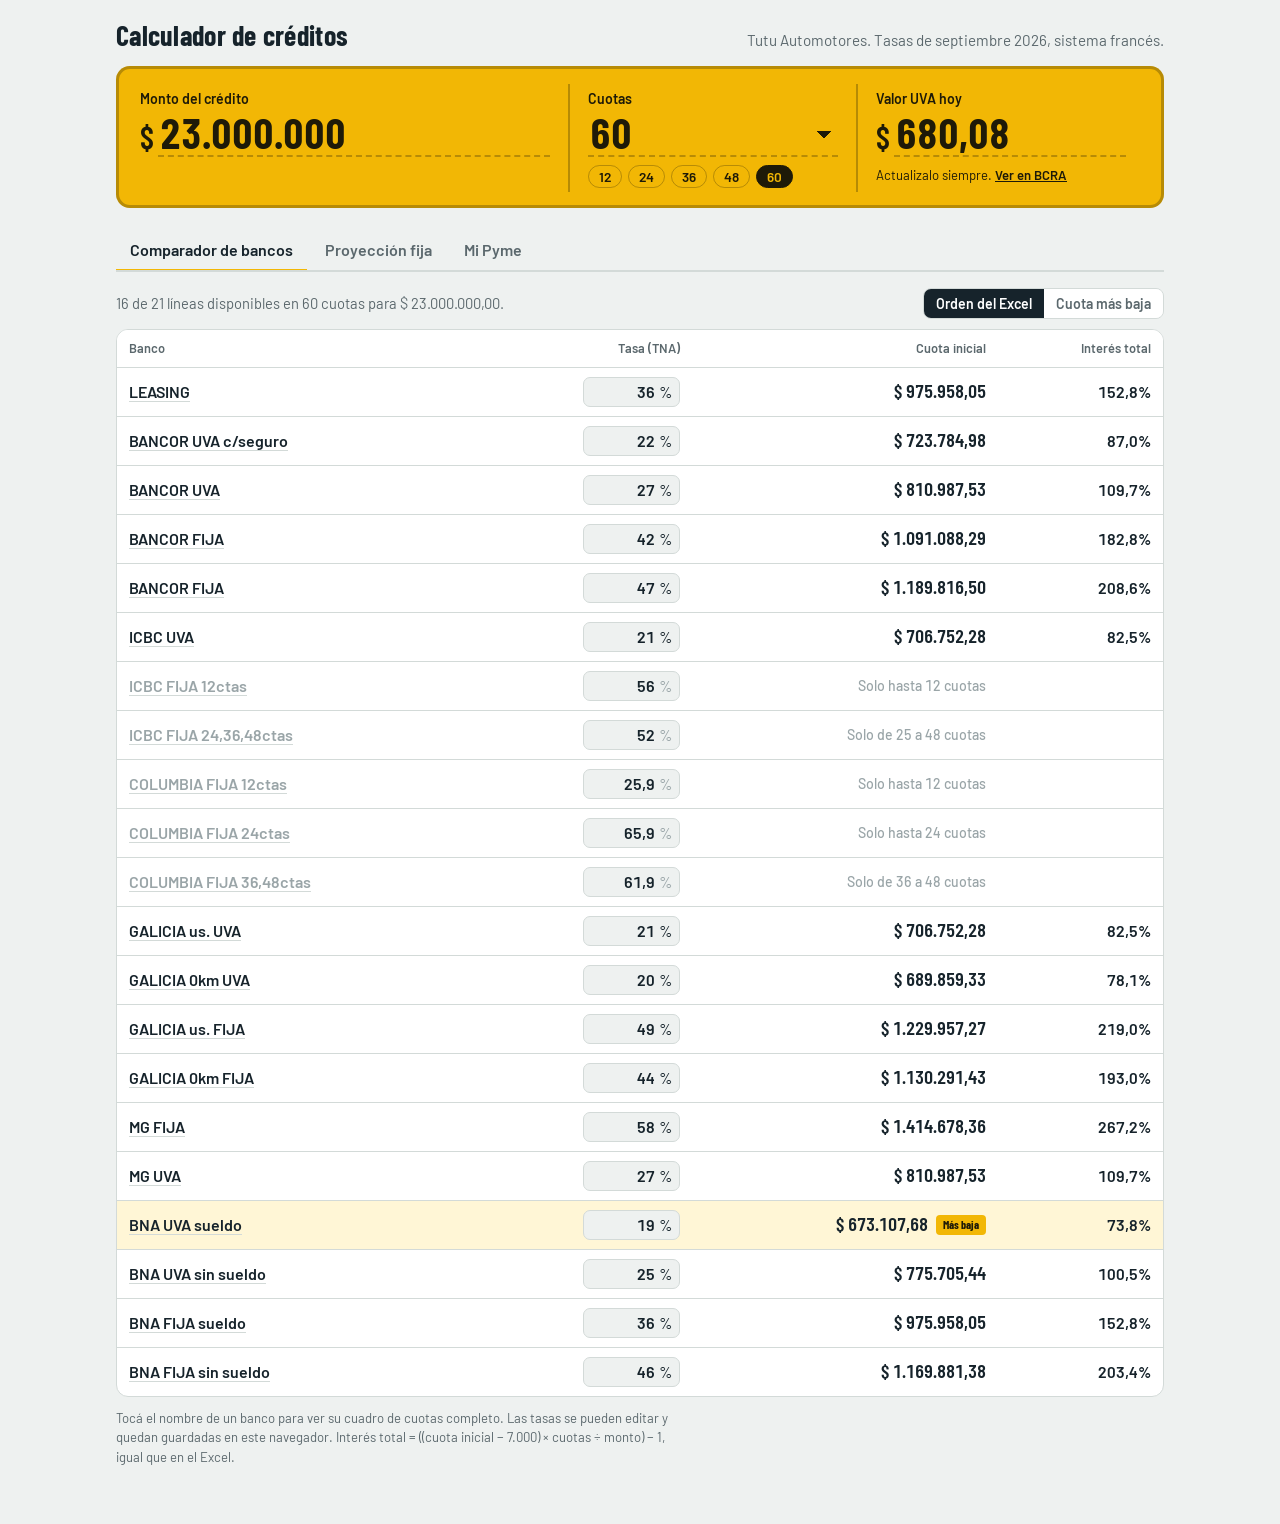
<file: calculador-creditos.html>
<!DOCTYPE html>
<html lang="es-AR">
<head>
<meta charset="utf-8">
<meta name="viewport" content="width=device-width, initial-scale=1, viewport-fit=cover">
<title>Calculador de créditos — Tutu Automotores</title>
<link rel="preconnect" href="https://fonts.googleapis.com">
<link rel="preconnect" href="https://fonts.gstatic.com" crossorigin>
<link href="https://fonts.googleapis.com/css2?family=Barlow:wght@400;500;600;700&family=Barlow+Condensed:wght@500;600;700&display=swap" rel="stylesheet">
<style>
:root{
  --paper:#EEF1F0; --panel:#FFFFFF; --ink:#16232B; --muted:#5B686D; --line:#D3DAD8;
  --plate:#F2B705; --plate-ink:#1E1A08; --plate-line:rgba(30,26,8,.28);
  --good:#0D7A63; --good-bg:#DDF1EA; --off:#9AA5A8; --row-hi:#FFF6D6; --focus:#1F6FEB;
  --sans:"Barlow",system-ui,-apple-system,"Segoe UI",Roboto,Arial,sans-serif;
  --cond:"Barlow Condensed","Arial Narrow",system-ui,sans-serif;
  box-sizing:border-box;
  padding-top:env(safe-area-inset-top,0px);
  padding-bottom:env(safe-area-inset-bottom,0px);
}
@media (prefers-color-scheme:dark){
  :root:not([data-theme="light"]){
    --paper:#0F1619; --panel:#172126; --ink:#E6EDEB; --muted:#9AA8AC; --line:#2B383D;
    --plate:#E0A800; --plate-ink:#1A1604; --good:#45C9A6; --good-bg:#12332B; --off:#5E6C70; --row-hi:#2E2A15; --focus:#6EA8FF;
  }
}
:root[data-theme="dark"]{
  --paper:#0F1619; --panel:#172126; --ink:#E6EDEB; --muted:#9AA8AC; --line:#2B383D;
  --plate:#E0A800; --plate-ink:#1A1604; --good:#45C9A6; --good-bg:#12332B; --off:#5E6C70; --row-hi:#2E2A15; --focus:#6EA8FF;
}
*,*::before,*::after{box-sizing:inherit}
html{scroll-padding-top:env(safe-area-inset-top,0px)}
body{margin:0;background:var(--paper);color:var(--ink);font-family:var(--sans);font-size:16px;line-height:1.5;-webkit-font-smoothing:antialiased}
.num{font-variant-numeric:tabular-nums}
.wrap{max-width:1080px;margin:0 auto;padding:20px 16px 56px}
header.top{display:flex;align-items:baseline;justify-content:space-between;gap:12px;flex-wrap:wrap;margin-bottom:14px}
header.top h1{font-family:var(--cond);font-weight:700;font-size:1.75rem;letter-spacing:.01em;margin:0;line-height:1.1}
header.top p{margin:0;color:var(--muted);font-size:.95rem}

/* placa de datos */
.plate{background:var(--plate);color:var(--plate-ink);border-radius:14px;padding:18px 20px 16px;display:grid;grid-template-columns:1.5fr 1fr 1fr;gap:0;position:relative;box-shadow:inset 0 0 0 3px var(--plate-line)}
.plate .f{padding:4px 18px;border-left:2px solid var(--plate-line);min-width:0}
.plate .f:first-child{border-left:0;padding-left:4px}
.plate label{display:block;font-weight:600;font-size:.88rem;margin-bottom:2px}
.plate .in{display:flex;align-items:baseline;gap:4px}
.plate .in span{font-family:var(--cond);font-weight:600;font-size:2rem}
.plate input,.plate select{font-family:var(--cond);font-weight:700;font-size:2.6rem;line-height:1.05;color:var(--plate-ink);background:transparent;border:0;border-bottom:2px dashed var(--plate-line);padding:0 2px;width:100%;min-width:0;border-radius:0;font-variant-numeric:tabular-nums}
.plate select{appearance:none;-webkit-appearance:none;cursor:pointer;background-image:linear-gradient(45deg,transparent 50%,var(--plate-ink) 50%),linear-gradient(135deg,var(--plate-ink) 50%,transparent 50%);background-position:calc(100% - 14px) 55%,calc(100% - 6px) 55%;background-size:8px 8px;background-repeat:no-repeat;padding-right:28px}
.plate select option{font-size:1rem;color:#000}
.plate input:focus,.plate select:focus{outline:none;border-bottom-style:solid;border-bottom-color:var(--plate-ink)}
.plate .hint{font-size:.82rem;margin-top:6px}
.plate .hint a{color:inherit;font-weight:600}
.chips{display:flex;gap:6px;margin-top:8px;flex-wrap:wrap}
.chips button{font:600 .85rem var(--sans);border:1.5px solid var(--plate-line);background:transparent;color:var(--plate-ink);border-radius:999px;padding:2px 10px;cursor:pointer}
.chips button[aria-pressed="true"]{background:var(--plate-ink);color:var(--plate);border-color:var(--plate-ink)}

/* pestañas */
nav.tabs{display:flex;gap:4px;margin:22px 0 0;border-bottom:2px solid var(--line);overflow-x:auto}
nav.tabs button{font:600 1rem var(--sans);color:var(--muted);background:none;border:0;padding:10px 14px;cursor:pointer;border-bottom:3px solid transparent;margin-bottom:-2px;white-space:nowrap}
nav.tabs button[aria-selected="true"]{color:var(--ink);border-bottom-color:var(--plate)}
section.view{display:none;padding-top:16px}
section.view.on{display:block}

.bar{display:flex;justify-content:space-between;align-items:center;gap:12px;flex-wrap:wrap;margin-bottom:10px}
.bar p{margin:0;color:var(--muted);font-size:.92rem}
.seg{display:inline-flex;border:1.5px solid var(--line);border-radius:8px;overflow:hidden}
.seg button{font:600 .88rem var(--sans);background:var(--panel);color:var(--muted);border:0;padding:6px 12px;cursor:pointer}
.seg button[aria-pressed="true"]{background:var(--ink);color:var(--panel)}
.btn{font:600 .9rem var(--sans);background:var(--panel);color:var(--ink);border:1.5px solid var(--line);border-radius:8px;padding:6px 12px;cursor:pointer}
.btn:hover{border-color:var(--ink)}

.card{background:var(--panel);border:1px solid var(--line);border-radius:12px;overflow:hidden}
.scroll{overflow-x:auto}
table{border-collapse:collapse;width:100%}
th,td{padding:9px 12px;text-align:right;white-space:nowrap}
th{font-size:.8rem;font-weight:600;color:var(--muted);border-bottom:1px solid var(--line);background:var(--panel);position:sticky;top:0}
th:first-child,td:first-child{text-align:left}
tbody tr+tr td{border-top:1px solid var(--line)}
td.money{font-family:var(--cond);font-weight:600;font-size:1.2rem}

/* comparador */
#tblBancos td.bank{white-space:normal;min-width:180px}
.bankbtn{font:600 1rem var(--sans);color:var(--ink);background:none;border:0;padding:0;cursor:pointer;text-align:left;text-decoration:underline;text-decoration-color:var(--line);text-underline-offset:3px}
.bankbtn:hover{text-decoration-color:var(--ink)}
.tag{display:inline-block;font-size:.72rem;font-weight:600;padding:1px 7px;border-radius:999px;margin-left:6px;vertical-align:2px;border:1px solid var(--line);color:var(--muted)}
.rate{display:inline-flex;align-items:center;gap:2px;border:1.5px solid var(--line);border-radius:7px;padding:2px 6px;background:var(--paper)}
.rate input{font:600 1rem var(--sans);width:4.2em;border:0;background:transparent;color:var(--ink);text-align:right;font-variant-numeric:tabular-nums}
.rate input:focus{outline:none}
.rate:focus-within{border-color:var(--focus)}
.rate.changed{border-color:var(--plate)}
tr.off td{color:var(--off)}
tr.off .bankbtn{color:var(--off)}
tr.off td.money{font-family:var(--sans);font-size:.88rem;font-weight:500}
tr.best td{background:var(--row-hi)}
tr.best td.money{color:var(--ink)}
.best-mark{display:inline-block;font-size:.72rem;font-weight:700;background:var(--plate);color:var(--plate-ink);padding:1px 7px;border-radius:4px;margin-left:8px;vertical-align:2px}
.it{font-weight:600}

/* detalle */
dialog{border:0;padding:0;border-radius:14px;width:min(1040px,96vw);max-height:92vh;background:var(--panel);color:var(--ink);box-shadow:0 30px 80px rgba(0,0,0,.35)}
dialog::backdrop{background:rgba(10,18,22,.55)}
.dlg-head{display:flex;justify-content:space-between;align-items:flex-start;gap:12px;padding:18px 20px 12px;border-bottom:1px solid var(--line);position:sticky;top:0;background:var(--panel);z-index:2}
.dlg-head h2{font-family:var(--cond);font-size:1.7rem;margin:0;line-height:1.1}
.dlg-head p{margin:2px 0 0;color:var(--muted);font-size:.9rem}
.dlg-actions{display:flex;gap:8px;flex-shrink:0}
.dlg-body{padding:14px 20px 20px;overflow:auto;max-height:calc(92vh - 90px)}
.facts{display:grid;grid-template-columns:repeat(auto-fit,minmax(150px,1fr));gap:10px;margin-bottom:14px}
.fact{border:1px solid var(--line);border-radius:10px;padding:8px 12px}
.fact b{display:block;font-family:var(--cond);font-size:1.3rem;font-weight:700;white-space:nowrap}
.fact small{color:var(--muted);font-size:.8rem}
.fact.key{background:var(--plate);color:var(--plate-ink);border-color:var(--plate)}
.fact.key small{color:var(--plate-ink)}
.sched td{font-size:.92rem;padding:6px 10px}
.sched th{font-size:.74rem;padding:6px 10px;white-space:normal;vertical-align:bottom}
.sched tr.total td{font-weight:700;border-top:2px solid var(--ink)}
.sched tr.past td{color:var(--off)}
.sched td.strong{font-weight:700}
.note{color:var(--muted);font-size:.82rem;margin:12px 0 0;max-width:80ch}
.toggle{display:inline-flex;align-items:center;gap:6px;font-size:.88rem;color:var(--muted);cursor:pointer}

/* proyección */
.totals{display:grid;grid-template-columns:repeat(3,1fr);gap:12px;margin-bottom:14px}
.tot{background:var(--panel);border:1px solid var(--line);border-radius:12px;padding:12px 14px}
.tot h3{margin:0 0 4px;font-size:.9rem;font-weight:600;color:var(--muted)}
.tot .big{font-family:var(--cond);font-weight:700;font-size:1.7rem;line-height:1.15}
.tot .sub{font-size:.9rem}
h2.sec{font-family:var(--cond);font-size:1.4rem;margin:0}

button:focus-visible,input:focus-visible,select:focus-visible,a:focus-visible{outline:2px solid var(--focus);outline-offset:2px}

@media (max-width:760px){
  .plate{grid-template-columns:1fr 1fr;row-gap:12px}
  .plate .f:first-child{grid-column:1/-1;padding-left:4px}
  .plate .f:nth-child(2){border-left:0;padding-left:4px}
  .plate{padding:16px 14px 14px}
  .plate .f{padding:4px 10px}
  .plate input,.plate select{font-size:1.75rem}
  .plate .in span{font-size:1.5rem}
  #tblBancos thead{display:none}
  #tblBancos,#tblBancos tbody{display:block}
  #tblBancos tr{display:grid;grid-template-columns:auto 1fr;grid-template-areas:"bank bank" "rate money" "rate it";column-gap:12px;row-gap:2px;padding:10px 12px}
  #tblBancos tbody tr+tr{border-top:1px solid var(--line)}
  #tblBancos tbody tr+tr td{border-top:0}
  #tblBancos td{padding:0;min-width:0}
  #tblBancos td.bank{grid-area:bank;min-width:0;margin-bottom:4px}
  #tblBancos td:nth-child(2){grid-area:rate;align-self:center;text-align:left}
  #tblBancos td.money{grid-area:money}
  #tblBancos td.it{grid-area:it;font-size:.85rem;color:var(--muted)}
  #tblBancos td.it:not(:empty)::before{content:"Interés total ";font-weight:400}
  .totals{grid-template-columns:1fr}
  th,td{padding:8px 8px}
  #tblBancos td.bank{min-width:150px}
  dialog{width:100vw;max-height:100vh;height:100%;border-radius:0;margin:0;max-width:none}
  .dlg-body{max-height:none}
}
@media (prefers-reduced-motion:no-preference){
  tr.best td{transition:background .25s}
}
@media print{
  body{background:#fff;color:#000}
  body.printing-section .wrap > *:not(.printable){display:none!important}
  body.printing-dialog .wrap{display:none}
  dialog{position:static;box-shadow:none;max-height:none;width:100%}
  .dlg-actions,.toggle,nav.tabs{display:none!important}
  .dlg-body{max-height:none;overflow:visible}
  th{position:static}
}
</style>
</head>
<body>
<div class="wrap">
  <header class="top">
    <h1>Calculador de créditos</h1>
    <p>Tutu Automotores. Tasas de septiembre 2026, sistema francés.</p>
  </header>

  <div class="plate" role="group" aria-label="Datos del crédito">
    <div class="f">
      <label for="monto">Monto del crédito</label>
      <div class="in"><span>$</span><input id="monto" inputmode="decimal" autocomplete="off" class="num"></div>
    </div>
    <div class="f">
      <label for="cuotas">Cuotas</label>
      <div class="in"><select id="cuotas" class="num"></select></div>
      <div class="chips" id="chips"></div>
    </div>
    <div class="f">
      <label for="uva">Valor UVA hoy</label>
      <div class="in"><span>$</span><input id="uva" inputmode="decimal" autocomplete="off" class="num"></div>
      <div class="hint">Actualizalo siempre. <a href="https://www.bcra.gob.ar/PublicacionesEstadisticas/Principales_variables_datos.asp" target="_blank" rel="noopener">Ver en BCRA</a></div>
    </div>
  </div>

  <nav class="tabs" role="tablist">
    <button role="tab" aria-selected="true" data-view="v-calc">Comparador de bancos</button>
    <button role="tab" aria-selected="false" data-view="v-proy">Proyección fija</button>
    <button role="tab" aria-selected="false" data-view="v-pyme">Mi Pyme</button>
  </nav>

  <section class="view on" id="v-calc">
    <div class="bar">
      <p id="resumen"></p>
      <div style="display:flex;gap:8px;flex-wrap:wrap">
        <div class="seg" role="group" aria-label="Orden">
          <button data-orden="excel" aria-pressed="true">Orden del Excel</button>
          <button data-orden="cuota" aria-pressed="false">Cuota más baja</button>
        </div>
        <button class="btn" id="resetTasas" hidden>Restaurar tasas del Excel</button>
      </div>
    </div>
    <div class="card scroll">
      <table id="tblBancos">
        <thead><tr><th>Banco</th><th>Tasa (TNA)</th><th>Cuota inicial</th><th>Interés total</th></tr></thead>
        <tbody></tbody>
      </table>
    </div>
    <p class="note">Tocá el nombre de un banco para ver su cuadro de cuotas completo. Las tasas se pueden editar y quedan guardadas en este navegador. Interés total = ((cuota inicial − 7.000) × cuotas ÷ monto) − 1, igual que en el Excel.</p>
  </section>

  <section class="view" id="v-proy">
    <div class="bar">
      <div>
        <h2 class="sec">Proyección fija 118%</h2>
        <p id="proySub"></p>
      </div>
      <button class="btn" data-print>Imprimir</button>
    </div>
    <div class="totals" id="proyTot"></div>
    <div class="card scroll"><table class="sched" id="tblProy"></table></div>
  </section>

  <section class="view" id="v-pyme">
    <div class="bar">
      <div>
        <h2 class="sec">Mi Pyme</h2>
        <p id="pymeSub"></p>
      </div>
      <button class="btn" data-print>Imprimir</button>
    </div>
    <div class="facts" id="pymeFacts"></div>
    <div class="card scroll"><table class="sched" id="tblPyme"></table></div>
    <p class="note">La cuota final con IVA no incluye otros impuestos y seguros.</p>
  </section>
</div>

<dialog id="dlg" aria-labelledby="dlgTitle">
  <div class="dlg-head">
    <div><h2 id="dlgTitle"></h2><p id="dlgSub"></p></div>
    <div class="dlg-actions">
      <button class="btn" id="dlgPrint">Imprimir</button>
      <button class="btn" id="dlgClose" aria-label="Cerrar">Cerrar</button>
    </div>
  </div>
  <div class="dlg-body">
    <div class="facts" id="dlgFacts"></div>
    <label class="toggle"><input type="checkbox" id="dlgAll"> Mostrar las 118 filas como en la hoja del Excel</label>
    <div class="scroll" style="margin-top:10px"><table class="sched" id="dlgTbl"></table></div>
    <p class="note">La cuota final con IVA no incluye otros impuestos y seguros. El importe de la cuota final podrá variar por la incidencia de impuestos (según la situación fiscal del cliente) no contemplados en el presente, o por la variación en el cálculo de intereses según el día de otorgamiento definitivo. Simulación con fines orientativos: las tasas, plazos y demás condiciones pueden ser modificadas y solo tienen validez para el día de emisión de la cotización.</p>
  </div>
</dialog>
<script>
const IVA = 0.21;
function amortizar({ capital, n, tem, ifDesde, filas = 118, iva = IVA }) {
  if (!(tem > 0) || !(n > 0) || !isFinite(capital)) return null;
  const rows = []; let prev = null;
  const cuota1 = (tem / (1 - Math.pow(1 + tem, -n))) * capital;
  for (let k = 1; k <= filas; k++) {
    const capIni = k === 1 ? capital : prev.saldo;
    const capInt = capIni * (tem + 1);
    const interes = capInt - capIni;
    const ivaAmt = interes * iva;
    const corta = k > 1 && k >= ifDesde && Math.abs(prev.saldo) < 0.005;
    const cuotaSin = k === 1 ? cuota1 : (corta ? 0 : prev.cuotaSin);
    const cuotaCon = cuotaSin + ivaAmt;
    const amort = cuotaSin - interes;
    const acum = k === 1 ? amort : (corta ? 0 : amort + prev.acum);
    const saldo = capInt - cuotaSin;
    prev = { k, capIni, interes, ivaAmt, capInt, cuotaSin, cuotaCon, amort, acum, saldo };
    rows.push(prev);
  }
  return rows;
}
const LINEAS = [
  { id:'leasing', banco:'LEASING', tasa:0.36, plantilla:'fija', ok:n=>n<=60 },
  { id:'bancor-uva-22', banco:'BANCOR UVA c/seguro', tasa:0.22, plantilla:'uva', ok:n=>n<=60 },
  { id:'bancor-uva-27', banco:'BANCOR UVA', tasa:0.27, plantilla:'uva', ok:n=>n<=60 },
  { id:'bancor-fija-42', banco:'BANCOR FIJA', tasa:0.42, plantilla:'fija', ok:n=>n<=60 },
  { id:'bancor-fija-47', banco:'BANCOR FIJA', tasa:0.47, plantilla:'fija', ok:n=>n<=60 },
  { id:'icbc-uva', banco:'ICBC UVA', tasa:0.21, plantilla:'uva', ok:n=>n<=60 },
  { id:'icbc-fija-12', banco:'ICBC FIJA 12ctas', tasa:0.56, plantilla:'fija', ok:n=>n<=12 },
  { id:'icbc-fija-24-48', banco:'ICBC FIJA 24,36,48ctas', tasa:0.52, plantilla:'fija', ok:n=>n>24&&n<=48 },
  { id:'columbia-fija-12', banco:'COLUMBIA FIJA 12ctas', tasa:0.259, plantilla:'uva', ok:n=>n<=12 },
  { id:'columbia-fija-24', banco:'COLUMBIA FIJA 24ctas', tasa:0.659, plantilla:'fija', ok:n=>n<=24 },
  { id:'columbia-fija-36-48', banco:'COLUMBIA FIJA 36,48ctas', tasa:0.619, plantilla:'uva', ok:n=>n>=36&&n<=48 },
  { id:'galicia-us-uva', banco:'GALICIA us. UVA', tasa:0.21, plantilla:'uva', ok:n=>n<=60 },
  { id:'galicia-0km-uva', banco:'GALICIA 0km UVA', tasa:0.20, plantilla:'fija', ok:n=>n<=60 },
  { id:'galicia-us-fija', banco:'GALICIA us. FIJA', tasa:0.49, plantilla:'fija', ok:n=>n<=60 },
  { id:'galicia-0km-fija', banco:'GALICIA 0km FIJA', tasa:0.44, plantilla:'uva', ok:n=>n<=60 },
  { id:'mg-fija', banco:'MG FIJA', tasa:0.58, plantilla:'fija', ok:n=>n<=60 },
  { id:'mg-uva', banco:'MG UVA', tasa:0.27, plantilla:'fija', ok:n=>n<=60 },
  { id:'bna-uva-sueldo', banco:'BNA UVA sueldo', tasa:0.19, plantilla:'fija', ok:n=>n<=60 },
  { id:'bna-uva-sin', banco:'BNA UVA sin sueldo', tasa:0.25, plantilla:'fija', ok:n=>n<=60 },
  { id:'bna-fija-sueldo', banco:'BNA FIJA sueldo', tasa:0.36, plantilla:'fija', ok:n=>n<=60 },
  { id:'bna-fija-sin', banco:'BNA FIJA sin sueldo', tasa:0.46, plantilla:'fija', ok:n=>n<=60 },
];
const IF_DESDE = { fija: 60, uva: 98, pyme: 75 };
function hojaBanco(linea, tasa, { monto, n, uva }) {
  const tem = tasa / 12;
  if (linea.plantilla === 'uva') {
    const capUva = monto / uva;
    const rows = amortizar({ capital: capUva, n, tem, ifDesde: IF_DESDE.uva });
    if (!rows) return null;
    rows.forEach(r => r.pesos = r.cuotaCon * uva);
    return { tipo: 'uva', tem, capital: capUva, rows, cuotaInicial: rows[0].pesos };
  }
  const rows = amortizar({ capital: monto, n, tem, ifDesde: IF_DESDE.fija });
  if (!rows) return null;
  return { tipo: 'fija', tem, capital: monto, rows, cuotaInicial: rows[0].cuotaCon };
}
function interesTotal(c, n, monto) { return (((c - 7000) * n) / monto) - 1; }
const RANGO = {
  'icbc-fija-12':'Solo hasta 12 cuotas', 'icbc-fija-24-48':'Solo de 25 a 48 cuotas',
  'columbia-fija-12':'Solo hasta 12 cuotas', 'columbia-fija-24':'Solo hasta 24 cuotas',
  'columbia-fija-36-48':'Solo de 36 a 48 cuotas'
};
const DEF = { monto: 23000000, n: 60, uva: 680.08 };
const KEY = 'tutu-calculador-v1';
const fmt$ = new Intl.NumberFormat('es-AR', { minimumFractionDigits: 2, maximumFractionDigits: 2 });
const fmt0 = new Intl.NumberFormat('es-AR', { maximumFractionDigits: 0 });
const fmt4 = new Intl.NumberFormat('es-AR', { minimumFractionDigits: 4, maximumFractionDigits: 4 });
const fmtPct = v => new Intl.NumberFormat('es-AR', { minimumFractionDigits: 1, maximumFractionDigits: 1 }).format(v * 100) + '%';
const fmtTasa = v => new Intl.NumberFormat('es-AR', { maximumFractionDigits: 3 }).format(v * 100);
const fmtTem = t => new Intl.NumberFormat('es-AR', { maximumFractionDigits: 4 }).format(t * 100) + '%';
const money = v => '$ ' + fmt$.format(v);

const st = { ...DEF, tasas: {}, orden: 'excel' };
try { const s = JSON.parse(localStorage.getItem(KEY) || 'null'); if (s) Object.assign(st, s); } catch (e) {}
const save = () => { try { localStorage.setItem(KEY, JSON.stringify(st)); } catch (e) {} };
const tasaDe = l => (st.tasas[l.id] ?? l.tasa);

function parseNum(str) {
  if (typeof str === 'number') return str;
  let s = String(str).replace(/[^\d.,-]/g, '');
  if (s.includes(',')) s = s.replace(/\./g, '').replace(',', '.');
  else if ((s.match(/\./g) || []).length > 1 || /\.\d{3}$/.test(s)) s = s.replace(/\./g, '');
  const v = parseFloat(s);
  return isFinite(v) ? v : NaN;
}

const $ = id => document.getElementById(id);
const elMonto = $('monto'), elN = $('cuotas'), elUva = $('uva');
for (let i = 1; i <= 72; i++) elN.add(new Option(i, i));
const CHIPS = [12, 24, 36, 48, 60];
$('chips').innerHTML = CHIPS.map(c => `<button type="button" data-n="${c}">${c}</button>`).join('');

function paintInputs() {
  if (document.activeElement !== elMonto) elMonto.value = fmt0.format(st.monto);
  if (document.activeElement !== elUva) elUva.value = fmt$.format(st.uva);
  elN.value = st.n;
  document.querySelectorAll('#chips button').forEach(b => b.setAttribute('aria-pressed', +b.dataset.n === st.n));
}
const params = () => ({ monto: st.monto, n: st.n, uva: st.uva });

/* ---------- Comparador ---------- */
function calcLineas() {
  return LINEAS.map((l, i) => {
    const tasa = tasaDe(l);
    const disponible = l.ok(st.n);
    const h = disponible ? hojaBanco(l, tasa, params()) : null;
    const c = h ? h.cuotaInicial : null;
    return { l, i, tasa, disponible, c, it: c != null ? interesTotal(c, st.n, st.monto) : null };
  });
}
function renderBancos() {
  let rows = calcLineas();
  const disp = rows.filter(r => r.c != null && isFinite(r.c));
  const best = disp.length ? disp.reduce((a, b) => (b.c < a.c ? b : a)) : null;
  if (st.orden === 'cuota') rows = [...rows].sort((a, b) => (a.c == null) - (b.c == null) || (a.c ?? 0) - (b.c ?? 0) || a.i - b.i);
  $('tblBancos').tBodies[0].innerHTML = rows.map(r => {
    const changed = st.tasas[r.l.id] != null && st.tasas[r.l.id] !== r.l.tasa;
    const cls = [r.c == null ? 'off' : '', best && r === best ? 'best' : ''].join(' ');
    const cuota = r.c != null ? money(r.c) + (best && r === best ? '<span class="best-mark">Más baja</span>' : '') :
      (r.disponible ? 'Tasa inválida' : (RANGO[r.l.id] || 'Hasta 60 cuotas'));
    return `<tr class="${cls}">
      <td class="bank"><button class="bankbtn" data-open="${r.l.id}">${r.l.banco}</button></td>
      <td><span class="rate${changed ? ' changed' : ''}"><input data-tasa="${r.l.id}" value="${fmtTasa(r.tasa)}" inputmode="decimal" aria-label="Tasa ${r.l.banco}">%</span></td>
      <td class="money num">${cuota}</td>
      <td class="it num">${r.it != null ? fmtPct(r.it) : ''}</td></tr>`;
  }).join('');
  $('resumen').textContent = `${disp.length} de ${LINEAS.length} líneas disponibles en ${st.n} cuotas para ${money(st.monto)}.`;
  $('resetTasas').hidden = !Object.keys(st.tasas).length;
  document.querySelectorAll('.seg button').forEach(b => b.setAttribute('aria-pressed', b.dataset.orden === st.orden));
}

/* ---------- Cuadro de cuotas ---------- */
function schedTable(h, n, todas, uva) {
  const esUva = h.tipo === 'uva';
  const cols = esUva
    ? [['k', 'Cuota'], ['capIni', 'Capital (UVA)'], ['interes', 'Interés'], ['ivaAmt', 'IVA'], ['capInt', 'Capital + interés'], ['cuotaSin', 'Cuota sin IVA (UVA)'], ['cuotaCon', 'Cuota con IVA (UVA)'], ['pesos', '$ hoy'], ['amort', 'Amortización período'], ['acum', 'Capital acumulado'], ['saldo', 'Saldo deuda']]
    : [['k', 'Cuota'], ['capIni', 'Capital'], ['interes', 'Interés'], ['ivaAmt', 'IVA'], ['capInt', 'Capital + interés'], ['cuotaSin', 'Cuota sin IVA'], ['cuotaCon', 'Cuota con IVA'], ['amort', 'Amortización período'], ['acum', 'Capital acumulado'], ['saldo', 'Saldo deuda']];
  const strong = esUva ? 'pesos' : 'cuotaCon';
  const rows = todas ? h.rows : h.rows.slice(0, n);
  const sumK = ['interes', 'ivaAmt', 'cuotaSin', 'cuotaCon', 'pesos', 'amort'];
  const tot = {}; sumK.forEach(k => tot[k] = rows.reduce((a, r) => a + (r[k] || 0), 0));
  const f = (k, v) => k === 'k' ? v : (esUva && k !== 'pesos' ? fmt4.format(v) : fmt$.format(v));
  const head = '<thead><tr>' + cols.map(c => `<th>${c[1]}</th>`).join('') + '</tr></thead>';
  const body = rows.map(r => `<tr class="${r.k > n ? 'past' : ''}">` + cols.map(([k]) => `<td class="num${k === strong ? ' strong' : ''}">${f(k, r[k])}</td>`).join('') + '</tr>').join('');
  const foot = '<tr class="total">' + cols.map(([k], i) => `<td class="num">${i === 0 ? 'TOTAL' : (sumK.includes(k) ? f(k, tot[k]) : '')}</td>`).join('') + '</tr>';
  return head + '<tbody>' + body + foot + '</tbody>';
}
let abierto = null;
function renderDialog() {
  if (!abierto) return;
  const l = LINEAS.find(x => x.id === abierto);
  const tasa = tasaDe(l);
  const h = hojaBanco(l, tasa, params());
  $('dlgTitle').textContent = l.banco;
  $('dlgSub').textContent = (l.plantilla === 'uva' ? 'Cuotas en UVA, valuadas en pesos al valor UVA de hoy.' : 'Cuotas en pesos.') + (l.ok(st.n) ? '' : ` Atención: en el comparador esta línea no aplica para ${st.n} cuotas (${(RANGO[l.id] || 'hasta 60 cuotas').toLowerCase()}).`);
  if (!h) { $('dlgFacts').innerHTML = ''; $('dlgTbl').innerHTML = '<tbody><tr><td>Revisá la tasa: tiene que ser mayor a 0.</td></tr></tbody>'; return; }
  const facts = [['Crédito', money(st.monto)], ['Cuotas', st.n], ['TNA', fmtTasa(tasa) + '%'], ['T.E.M.', fmtTem(h.tem)]];
  if (h.tipo === 'uva') facts.push(['Valor UVA', money(st.uva)], ['Capital en UVAs', fmt$.format(h.capital)]);
  facts.push(['Cuota 1 con IVA', money(h.cuotaInicial), 'key']);
  $('dlgFacts').innerHTML = facts.map(([a, b, k]) => `<div class="fact ${k || ''}"><small>${a}</small><b class="num">${b}</b></div>`).join('');
  $('dlgTbl').innerHTML = schedTable(h, st.n, $('dlgAll').checked);
}
function openDialog(id) { abierto = id; $('dlgAll').checked = false; renderDialog(); $('dlg').showModal(); $('dlg').querySelector('.dlg-body').scrollTop = 0; }

/* ---------- Proyección fija (Columbia FIJA 24ctas, 48 cuotas) ---------- */
function renderProy() {
  const l = LINEAS.find(x => x.id === 'columbia-fija-24');
  const tasa = tasaDe(l);
  const h = hojaBanco(l, tasa, params());
  $('proySub').textContent = `Cuotas de COLUMBIA FIJA 24ctas (TNA ${fmtTasa(tasa)}%) con ${st.n} cuotas sobre ${money(st.monto)}.`;
  if (!h) { $('proyTot').innerHTML = ''; $('tblProy').innerHTML = '<tbody><tr><td>Revisá la tasa de COLUMBIA FIJA 24ctas.</td></tr></tbody>'; return; }
  const c = h.rows.slice(0, 48).map(r => r.cuotaCon);
  const sum = k => c.slice(0, k).reduce((a, b) => a + b, 0);
  $('proyTot').innerHTML = [24, 36, 48].map(k => `<div class="tot"><h3>Total ${k} cuotas</h3>
    <div class="big num">${money(sum(k))}</div><div class="sub">Intereses anual: <b class="num">${fmtPct(sum(k) / st.monto / (k / 12))}</b></div></div>`).join('');
  $('tblProy').innerHTML = '<thead><tr><th>Cuota</th><th>Cuota con IVA</th><th>Acumulado</th></tr></thead><tbody>' +
    c.map((v, i) => `<tr><td class="num">${i + 1}</td><td class="num strong">${fmt$.format(v)}</td><td class="num">${fmt$.format(sum(i + 1))}</td></tr>`).join('') +
    `<tr class="total"><td>TOTAL</td><td class="num">${fmt$.format(sum(48))}</td><td></td></tr></tbody>`;
}

/* ---------- Mi Pyme (TNA = GALICIA us. FIJA) ---------- */
function renderPyme() {
  const tasa = tasaDe(LINEAS.find(x => x.id === 'galicia-us-fija'));
  const tem = tasa / 12;
  const rows = amortizar({ capital: st.monto, n: st.n, tem, ifDesde: IF_DESDE.pyme });
  $('pymeSub').textContent = `Usa la tasa de GALICIA us. FIJA (${fmtTasa(tasa)}%).`;
  if (!rows) { $('pymeFacts').innerHTML = ''; $('tblPyme').innerHTML = ''; return; }
  const h = { tipo: 'fija', rows, tem, cuotaInicial: rows[0].cuotaCon };
  $('pymeFacts').innerHTML = [['Capital', money(st.monto)], ['Cuotas', st.n], ['TNA', fmtTasa(tasa) + '%'], ['T.E.M.', fmtTem(tem)], ['Cuota 1 con IVA', money(h.cuotaInicial), 'key']]
    .map(([a, b, k]) => `<div class="fact ${k || ''}"><small>${a}</small><b class="num">${b}</b></div>`).join('');
  $('tblPyme').innerHTML = schedTable(h, st.n, false);
}

function renderAll() { paintInputs(); renderBancos(); renderProy(); renderPyme(); renderDialog(); }

/* ---------- Eventos ---------- */
elMonto.addEventListener('input', () => { const v = parseNum(elMonto.value); if (v > 0) { st.monto = v; save(); renderBancos(); renderProy(); renderPyme(); } });
elMonto.addEventListener('blur', paintInputs);
elUva.addEventListener('input', () => { const v = parseNum(elUva.value); if (v > 0) { st.uva = v; save(); renderBancos(); renderProy(); renderPyme(); } });
elUva.addEventListener('blur', paintInputs);
elN.addEventListener('change', () => { st.n = +elN.value; save(); renderAll(); });
$('chips').addEventListener('click', e => { const b = e.target.closest('button'); if (!b) return; st.n = +b.dataset.n; save(); renderAll(); });
document.querySelector('.seg').addEventListener('click', e => { const b = e.target.closest('button'); if (!b) return; st.orden = b.dataset.orden; save(); renderBancos(); });
$('tblBancos').addEventListener('click', e => { const b = e.target.closest('[data-open]'); if (b) openDialog(b.dataset.open); });
$('tblBancos').addEventListener('change', e => {
  const inp = e.target.closest('[data-tasa]'); if (!inp) return;
  const l = LINEAS.find(x => x.id === inp.dataset.tasa);
  const v = parseNum(inp.value);
  if (!(v > 0)) { renderBancos(); return; }
  const frac = Math.round(v * 1e6) / 1e8;
  if (Math.abs(frac - l.tasa) < 1e-12) delete st.tasas[l.id]; else st.tasas[l.id] = frac;
  save(); renderAll();
});
$('tblBancos').addEventListener('keydown', e => { if (e.key === 'Enter' && e.target.matches('[data-tasa]')) e.target.blur(); });
$('resetTasas').addEventListener('click', () => { st.tasas = {}; save(); renderAll(); });
document.querySelectorAll('nav.tabs button').forEach(b => b.addEventListener('click', () => {
  document.querySelectorAll('nav.tabs button').forEach(x => x.setAttribute('aria-selected', x === b));
  document.querySelectorAll('section.view').forEach(s => s.classList.toggle('on', s.id === b.dataset.view));
}));
$('dlgClose').addEventListener('click', () => $('dlg').close());
$('dlg').addEventListener('close', () => { abierto = null; });
$('dlgAll').addEventListener('change', renderDialog);
$('dlgPrint').addEventListener('click', () => { document.body.classList.add('printing-dialog'); window.print(); document.body.classList.remove('printing-dialog'); });
document.querySelectorAll('[data-print]').forEach(b => b.addEventListener('click', () => {
  const s = b.closest('section'); s.classList.add('printable'); document.body.classList.add('printing-section'); window.print(); document.body.classList.remove('printing-section'); s.classList.remove('printable');
}));
renderAll();
</script>
</body></html>
</file>
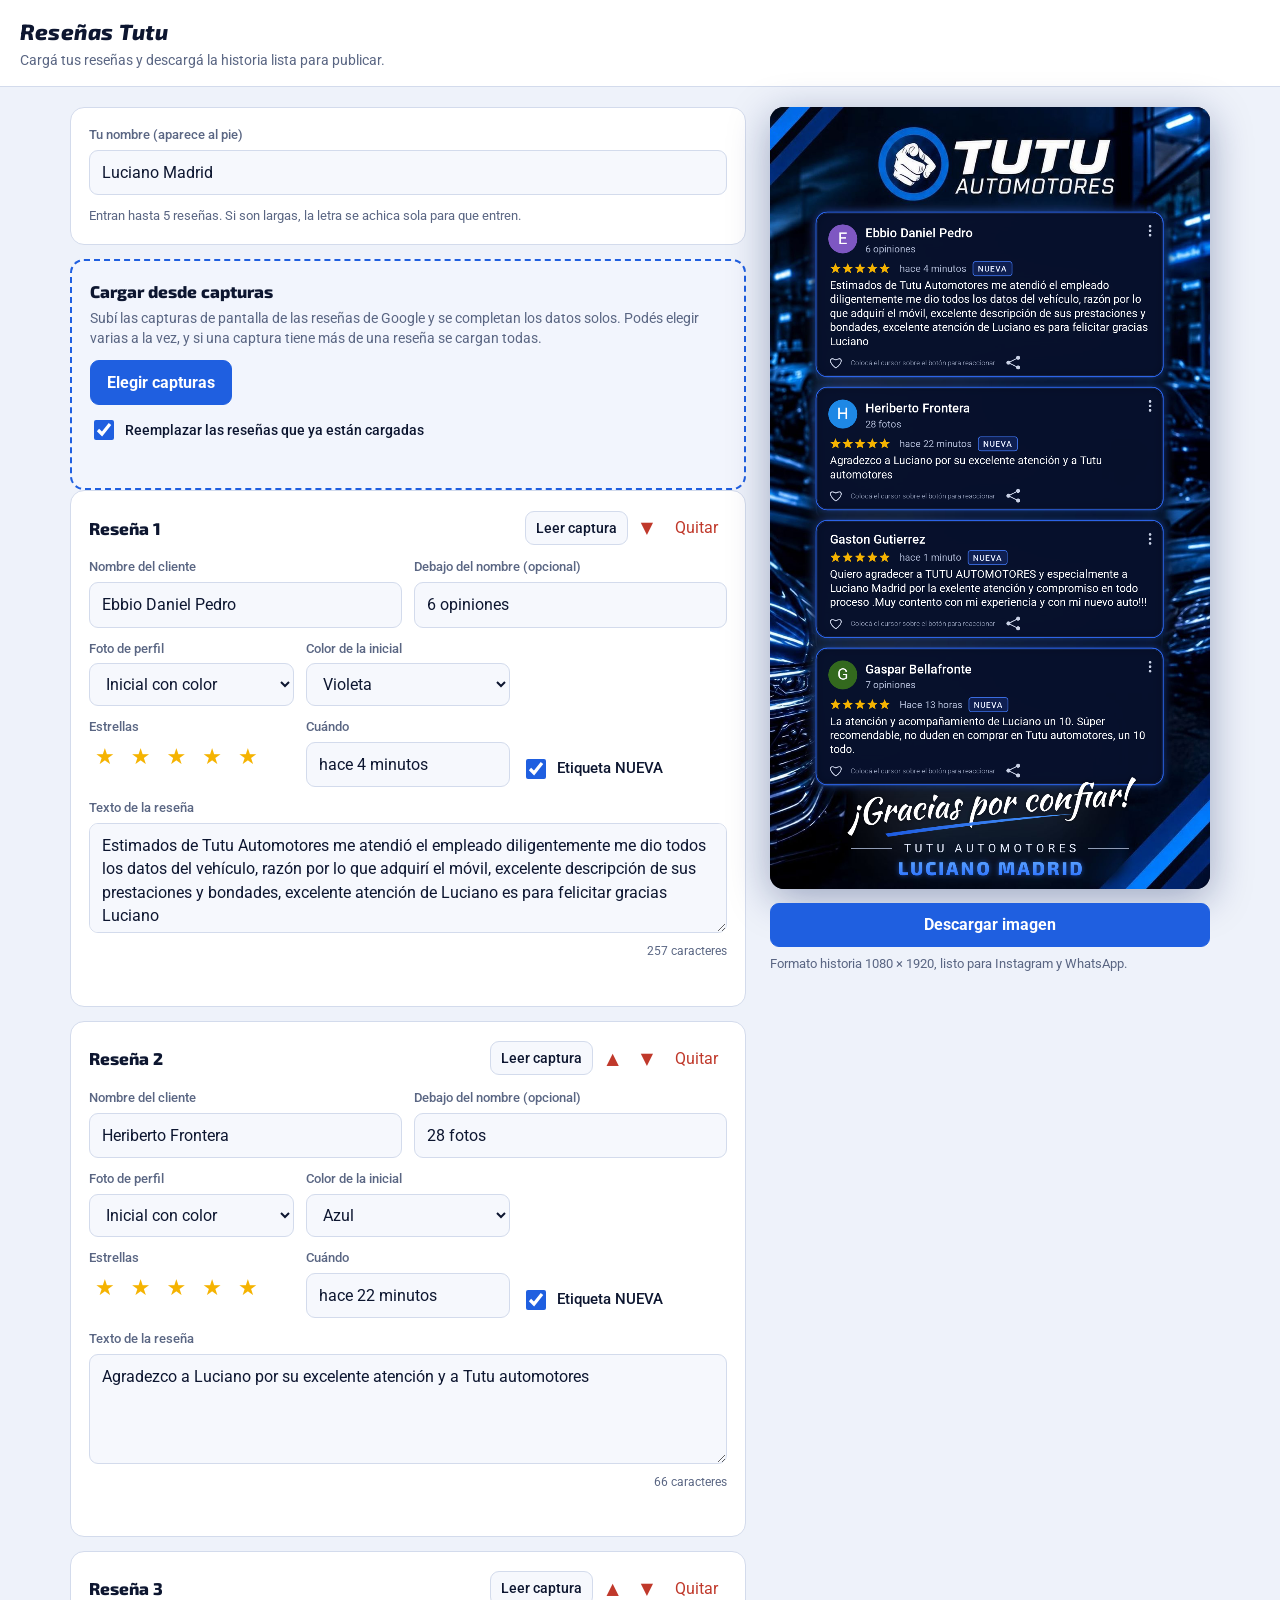
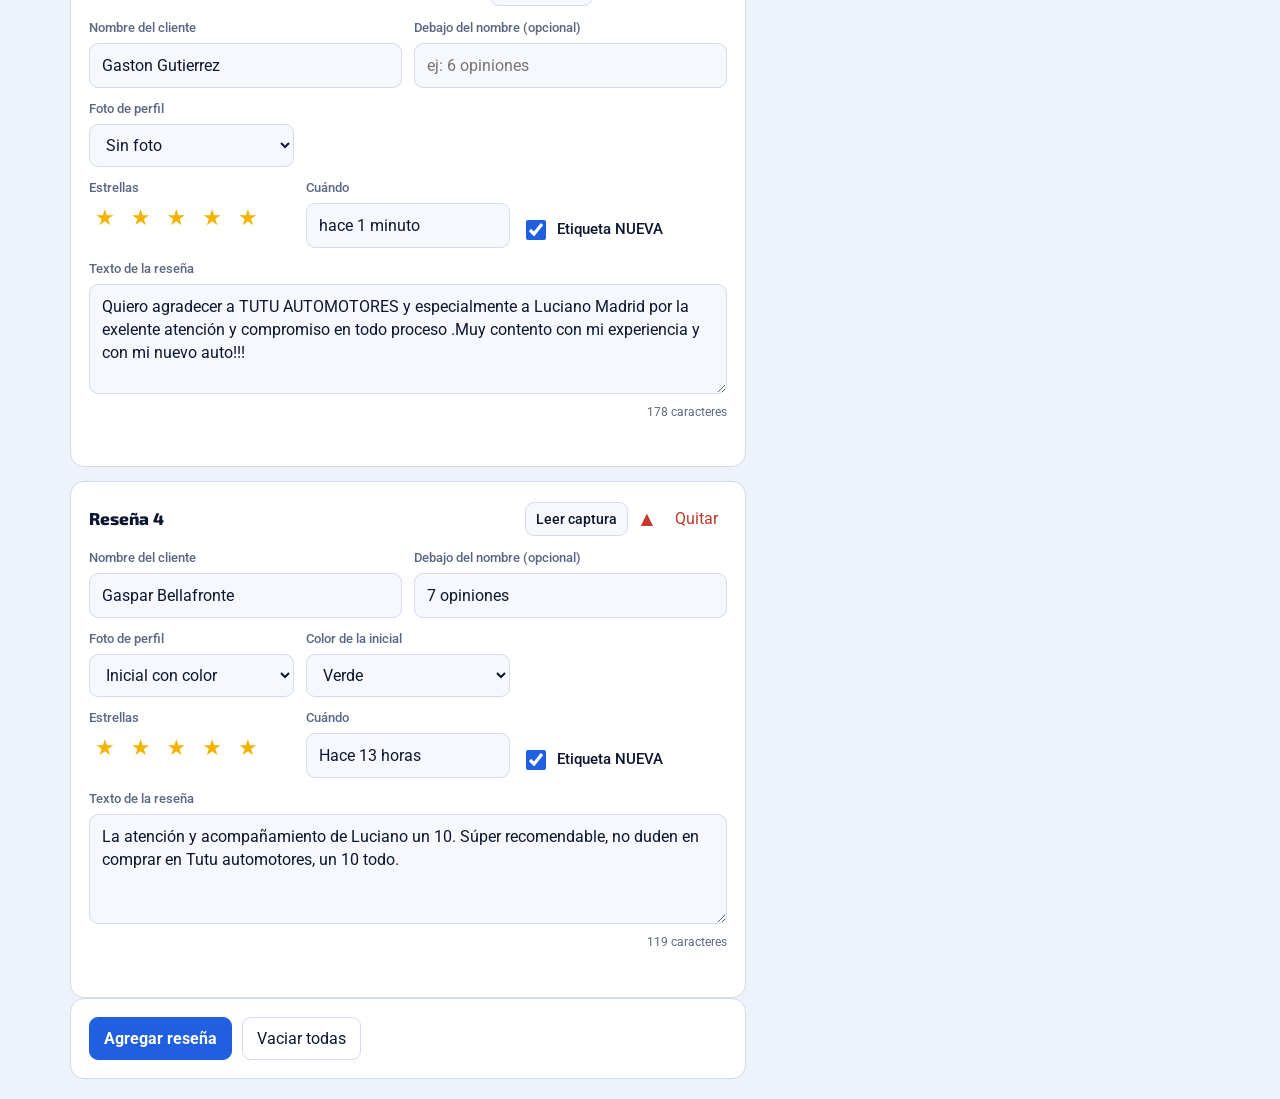
<file: resenas-tutu.html>
<!DOCTYPE html>
<html lang="es">
<head>
<meta charset="utf-8">
<meta name="viewport" content="width=device-width, initial-scale=1, viewport-fit=cover">
<title>Reseñas Tutu — generador de historias</title>
<link rel="preconnect" href="https://fonts.googleapis.com">
<link rel="preconnect" href="https://fonts.gstatic.com" crossorigin>
<link href="https://fonts.googleapis.com/css2?family=Roboto:wght@300;400;500;700&family=Kaushan+Script&family=Exo+2:ital,wght@0,600;0,800;1,800&display=swap" rel="stylesheet">
<style>
:root{
  box-sizing:border-box;
  padding-top:env(safe-area-inset-top,0px);
  padding-bottom:env(safe-area-inset-bottom,0px);
  --bg:#eef2fa; --panel:#ffffff; --ink:#0d1630; --muted:#5a6683; --line:#d3dbec;
  --brand:#1f5fe0; --brand-ink:#ffffff; --field:#f6f8fd; --danger:#c0392b;
}
html{scroll-padding-top:env(safe-area-inset-top,0px)}
@media (prefers-color-scheme: dark){
  :root:not([data-theme="light"]){
    --bg:#050b1c; --panel:#0b1633; --ink:#e8eeff; --muted:#93a1c4; --line:#1d2d5a;
    --brand:#2f74ff; --brand-ink:#ffffff; --field:#081127; --danger:#ff6b5b;
  }
}
:root[data-theme="dark"]{
  --bg:#050b1c; --panel:#0b1633; --ink:#e8eeff; --muted:#93a1c4; --line:#1d2d5a;
  --brand:#2f74ff; --brand-ink:#ffffff; --field:#081127; --danger:#ff6b5b;
}
*,*::before,*::after{box-sizing:border-box}
body{margin:0;background:var(--bg);color:var(--ink);font-family:Roboto,system-ui,-apple-system,"Segoe UI",sans-serif;font-size:16px;line-height:1.45}
header.top{display:flex;align-items:center;justify-content:space-between;gap:12px;padding:16px 20px;border-bottom:1px solid var(--line);background:var(--panel)}
header.top h1{margin:0;font-family:"Exo 2",Roboto,sans-serif;font-weight:800;font-style:italic;font-size:22px;letter-spacing:.5px}
header.top p{margin:2px 0 0;color:var(--muted);font-size:14px}
.wrap{display:grid;grid-template-columns:minmax(0,1fr) minmax(300px,440px);gap:24px;max-width:1180px;margin:0 auto;padding:20px}
@media (max-width:860px){.wrap{grid-template-columns:1fr;padding:14px}}
.panel{background:var(--panel);border:1px solid var(--line);border-radius:14px;padding:18px}
.panel + .panel{margin-top:14px}
label{display:block;font-size:13px;font-weight:500;color:var(--muted);margin:0 0 5px}
input[type=text],textarea,select{width:100%;font:inherit;color:var(--ink);background:var(--field);border:1px solid var(--line);border-radius:9px;padding:10px 12px}
textarea{min-height:110px;resize:vertical}
input:focus-visible,textarea:focus-visible,select:focus-visible,button:focus-visible{outline:3px solid var(--brand);outline-offset:2px}
.row{display:grid;gap:12px;grid-template-columns:1fr 1fr}
.row3{display:grid;gap:12px;grid-template-columns:1fr 1fr 1fr}
@media (max-width:520px){.row,.row3{grid-template-columns:1fr}}
.field{margin-bottom:12px}
.review-head{display:flex;align-items:center;justify-content:space-between;margin-bottom:12px}
.review-head h2{margin:0;font-size:17px;font-family:"Exo 2",Roboto,sans-serif;font-weight:800}
button{font:inherit;cursor:pointer;border-radius:9px;border:1px solid var(--line);background:var(--field);color:var(--ink);padding:9px 14px}
button.primary{background:var(--brand);color:var(--brand-ink);border-color:var(--brand);font-weight:700}
button.ghost{background:transparent}
button.danger{color:var(--danger);background:transparent;border-color:transparent;padding:6px 8px}
.actions{display:flex;gap:10px;flex-wrap:wrap}
.check{display:flex;align-items:center;gap:8px;font-size:15px;color:var(--ink);margin-top:26px}
.check input{width:20px;height:20px;accent-color:var(--brand)}
.stars{display:flex;gap:4px}
.stars button{padding:4px 6px;font-size:22px;line-height:1;border:none;background:none;color:#f5b301}
.stars button.off{color:var(--line)}
.preview{position:sticky;top:calc(14px + env(safe-area-inset-top,0px));align-self:start}
@media (max-width:860px){.preview{position:static}}
.preview canvas{display:block;width:100%;height:auto;border-radius:14px;box-shadow:0 10px 40px rgba(10,30,90,.35);background:#050b1c}
.preview .actions{margin-top:14px}
.preview .actions button{flex:1}
.hint{font-size:13px;color:var(--muted);margin:8px 0 0}
.overlay{position:fixed;inset:0;background:rgba(2,6,18,.92);display:none;flex-direction:column;align-items:center;justify-content:center;gap:14px;padding:calc(20px + env(safe-area-inset-top,0px)) 20px calc(20px + env(safe-area-inset-bottom,0px));z-index:10}
.overlay.on{display:flex}
.overlay img{max-width:100%;max-height:78vh;border-radius:10px}
.overlay p{color:#e8eeff;margin:0;text-align:center}
.photo-pick{display:flex;gap:10px;align-items:center}
.photo-pick img{width:42px;height:42px;border-radius:50%;object-fit:cover;border:1px solid var(--line)}
.import{border:2px dashed var(--brand);background:color-mix(in srgb,var(--brand) 6%,var(--panel))}
.import h2{margin:0 0 4px;font-size:17px;font-family:"Exo 2",Roboto,sans-serif;font-weight:800}
.import p{margin:0 0 12px;color:var(--muted);font-size:14px}
.btnfile{display:inline-flex;align-items:center;justify-content:center;gap:8px;font:inherit;font-weight:700;cursor:pointer;border-radius:9px;padding:10px 16px;background:var(--brand);color:var(--brand-ink);border:1px solid var(--brand);margin:0}
.btnfile.small{font-weight:500;padding:6px 10px;font-size:14px;background:var(--field);color:var(--ink);border-color:var(--line)}
.btnfile input{position:absolute;width:1px;height:1px;opacity:0;pointer-events:none}
.btnfile:focus-within{outline:3px solid var(--brand);outline-offset:2px}
.btnfile[aria-disabled=true]{opacity:.55;pointer-events:none}
.status{font-size:14px;margin-top:10px;min-height:1.2em;color:var(--muted)}
.status.err{color:var(--danger)}
.import .check{margin-top:12px;font-size:14px}
.count{font-size:12px;color:var(--muted);text-align:right;margin-top:4px}
.toast{position:fixed;left:50%;bottom:calc(20px + env(safe-area-inset-bottom,0px));transform:translateX(-50%);background:var(--ink);color:var(--bg);padding:10px 16px;border-radius:9px;font-size:14px;opacity:0;transition:opacity .2s;pointer-events:none;z-index:20}
.toast.on{opacity:1}
@media (prefers-reduced-motion:reduce){.toast{transition:none}}
</style>
</head>
<body>
<header class="top">
  <div>
    <h1>Reseñas Tutu</h1>
    <p>Cargá tus reseñas y descargá la historia lista para publicar.</p>
  </div>
</header>

<main class="wrap">
  <section>
    <div class="panel">
      <div class="field">
        <label for="seller">Tu nombre (aparece al pie)</label>
        <input type="text" id="seller" autocomplete="name">
      </div>
      <p class="hint" style="margin:0">Entran hasta 5 reseñas. Si son largas, la letra se achica sola para que entren.</p>
    </div>
    <div class="panel import">
      <h2>Cargar desde capturas</h2>
      <p>Subí las capturas de pantalla de las reseñas de Google y se completan los datos solos. Podés elegir varias a la vez, y si una captura tiene más de una reseña se cargan todas.</p>
      <label class="btnfile" id="importLbl">Elegir capturas<input type="file" id="importInput" accept="image/*" multiple></label>
      <label class="check"><input type="checkbox" id="replaceChk" checked> Reemplazar las reseñas que ya están cargadas</label>
      <div class="status" id="importStatus" role="status"></div>
    </div>
    <div id="reviews"></div>
    <div class="panel actions">
      <button class="primary" id="addBtn" type="button">Agregar reseña</button>
      <button class="ghost" id="clearBtn" type="button">Vaciar todas</button>
    </div>
  </section>

  <aside class="preview">
    <canvas id="cv" width="1080" height="1920" aria-label="Vista previa de la historia"></canvas>
    <div class="actions">
      <button class="primary" id="dlBtn" type="button">Descargar imagen</button>
    </div>
    <p class="hint">Formato historia 1080 × 1920, listo para Instagram y WhatsApp.</p>
  </aside>
</main>

<div class="overlay" id="overlay" role="dialog" aria-modal="true" aria-label="Imagen generada">
  <img id="outImg" alt="Historia generada">
  <p>Mantené presionada la imagen para guardarla o compartirla.</p>
  <button type="button" id="closeOv">Cerrar</button>
</div>
<div class="toast" id="toast" role="status"></div>

<script>
const BG_SRC = "[data-uri]";
const COLORS = ["#7e57c2","#33691e","#1e88e5","#e53935","#f4511e","#00897b","#8e24aa","#5d4037","#3949ab","#c2185b"];
const STORE = "tutu-resenas-v1";
const MAX = 5;

const EXAMPLE = {
  seller: "Luciano Madrid",
  reviews: [
    {name:"Ebbio Daniel Pedro", avatar:"letter", color:"#7e57c2", photo:"", sub:"6 opiniones", stars:5, time:"hace 4 minutos", nueva:true,
     text:"Estimados de Tutu Automotores me atendió el empleado diligentemente me dio todos los datos del vehículo, razón por lo que adquirí el móvil, excelente descripción de sus prestaciones y bondades, excelente atención de Luciano es para felicitar gracias Luciano"},
    {name:"Heriberto Frontera", avatar:"letter", color:"#1e88e5", photo:"", sub:"28 fotos", stars:5, time:"hace 22 minutos", nueva:true,
     text:"Agradezco a Luciano por su excelente atención y a Tutu automotores"},
    {name:"Gaston Gutierrez", avatar:"none", color:"#00897b", photo:"", sub:"", stars:5, time:"hace 1 minuto", nueva:true,
     text:"Quiero agradecer a TUTU AUTOMOTORES y especialmente a Luciano Madrid por la exelente atención y compromiso en todo proceso .Muy contento con mi experiencia y con mi nuevo auto!!!"},
    {name:"Gaspar Bellafronte", avatar:"letter", color:"#33691e", photo:"", sub:"7 opiniones", stars:5, time:"Hace 13 horas", nueva:true,
     text:"La atención y acompañamiento de Luciano un 10. Súper recomendable, no duden en comprar en Tutu automotores, un 10 todo."}
  ]
};

let state = load();
function load(){
  try{ const s = JSON.parse(localStorage.getItem(STORE)||"null"); if(s && Array.isArray(s.reviews)) return s; }catch(e){}
  return JSON.parse(JSON.stringify(EXAMPLE));
}
function save(){
  try{ localStorage.setItem(STORE, JSON.stringify(state)); }
  catch(e){
    try{ const lite = {...state, reviews: state.reviews.map(r=>({...r, photo:""}))}; localStorage.setItem(STORE, JSON.stringify(lite)); }catch(_){}
  }
}
function blankReview(){
  return {name:"", avatar:"letter", color:COLORS[Math.floor(Math.random()*COLORS.length)], photo:"", sub:"", stars:5, time:"hace 1 minuto", nueva:true, text:""};
}

/* ---------- Form ---------- */
const $ = s => document.querySelector(s);
const reviewsEl = $("#reviews");
const sellerEl = $("#seller");
sellerEl.value = state.seller || "";
sellerEl.addEventListener("input", ()=>{ state.seller = sellerEl.value; changed(); });

function esc(s){return String(s).replace(/[&<>"]/g,c=>({"&":"&amp;","<":"&lt;",">":"&gt;",'"':"&quot;"}[c]))}

function renderForm(){
  reviewsEl.innerHTML = "";
  state.reviews.forEach((r,i)=>{
    const p = document.createElement("div");
    p.className = "panel";
    p.innerHTML = `
      <div class="review-head">
        <h2>Reseña ${i+1}</h2>
        <div style="display:flex;align-items:center;gap:4px;flex-wrap:wrap;justify-content:flex-end">
          <label class="btnfile small">Leer captura<input type="file" accept="image/*" data-k="shot"></label>
          ${i>0?`<button type="button" class="danger" data-act="up" aria-label="Subir reseña">▲</button>`:""}
          ${i<state.reviews.length-1?`<button type="button" class="danger" data-act="down" aria-label="Bajar reseña">▼</button>`:""}
          <button type="button" class="danger" data-act="del">Quitar</button>
        </div>
      </div>
      <div class="row">
        <div class="field"><label>Nombre del cliente</label><input type="text" data-k="name" value="${esc(r.name)}"></div>
        <div class="field"><label>Debajo del nombre (opcional)</label><input type="text" data-k="sub" placeholder="ej: 6 opiniones" value="${esc(r.sub)}"></div>
      </div>
      <div class="row3">
        <div class="field"><label>Foto de perfil</label>
          <select data-k="avatar">
            <option value="letter"${r.avatar==="letter"?" selected":""}>Inicial con color</option>
            <option value="photo"${r.avatar==="photo"?" selected":""}>Subir foto</option>
            <option value="none"${r.avatar==="none"?" selected":""}>Sin foto</option>
          </select></div>
        <div class="field" ${r.avatar==="letter"?"":"hidden"}><label>Color de la inicial</label>
          <select data-k="color">${COLORS.map(c=>`<option value="${c}"${c===r.color?" selected":""} style="background:${c};color:#fff">${colorName(c)}</option>`).join("")}</select></div>
        <div class="field" ${r.avatar==="photo"?"":"hidden"}><label>Imagen</label>
          <div class="photo-pick">${r.photo?`<img src="${r.photo}" alt="">`:""}<input type="file" accept="image/*" data-k="photo"></div></div>
      </div>
      <div class="row3">
        <div class="field"><label>Estrellas</label>
          <div class="stars" role="group" aria-label="Cantidad de estrellas">${[1,2,3,4,5].map(n=>`<button type="button" data-star="${n}" class="${n<=r.stars?"":"off"}" aria-label="${n} estrellas">★</button>`).join("")}</div></div>
        <div class="field"><label>Cuándo</label><input type="text" data-k="time" value="${esc(r.time)}"></div>
        <label class="check"><input type="checkbox" data-k="nueva"${r.nueva?" checked":""}> Etiqueta NUEVA</label>
      </div>
      <div class="field" style="margin:0"><label>Texto de la reseña</label><textarea data-k="text">${esc(r.text)}</textarea>
        <div class="count">${r.text.length} caracteres</div></div>
      <div class="status" data-status></div>`;
    p.addEventListener("input", e=>{
      const k = e.target.dataset.k; if(!k || k==="photo") return;
      r[k] = e.target.type==="checkbox" ? e.target.checked : e.target.value;
      if(k==="text") p.querySelector(".count").textContent = r.text.length+" caracteres";
      if(k==="avatar"){ renderForm(); }
      changed();
    });
    p.addEventListener("change", e=>{
      if(e.target.dataset.k==="shot"){
        const f = e.target.files && e.target.files[0]; if(!f) return;
        const st = p.querySelector("[data-status]");
        setBusy(true); st.className="status"; st.textContent="Leyendo la captura…";
        extractReviews([f], msg=>{ st.textContent=msg; }).then(list=>{
          if(!list.length){ st.className="status err"; st.textContent="No encontré una reseña en esa captura. Revisá que se vea el nombre y el texto."; return; }
          Object.assign(r, list[0]); renderForm(); changed();
          toast(list.length>1 ? "Cargué la primera reseña de la captura" : "Reseña cargada. Revisá que esté bien.");
        }).catch(err=>{ st.className="status err"; st.textContent=errMsg(err); }).finally(()=>setBusy(false));
        return;
      }
      if(e.target.dataset.k!=="photo") return;
      const f = e.target.files && e.target.files[0]; if(!f) return;
      shrinkPhoto(f).then(url=>{ r.photo=url; renderForm(); changed(); }).catch(()=>toast("No se pudo leer esa imagen. Probá con otra JPG o PNG."));
    });
    p.addEventListener("click", e=>{
      const b = e.target.closest("button"); if(!b) return;
      if(b.dataset.star){ r.stars=+b.dataset.star; renderForm(); changed(); return; }
      const a = b.dataset.act;
      if(a==="del"){ state.reviews.splice(i,1); if(!state.reviews.length) state.reviews.push(blankReview()); renderForm(); changed(); }
      if(a==="up"){ [state.reviews[i-1],state.reviews[i]]=[state.reviews[i],state.reviews[i-1]]; renderForm(); changed(); }
      if(a==="down"){ [state.reviews[i+1],state.reviews[i]]=[state.reviews[i],state.reviews[i+1]]; renderForm(); changed(); }
    });
    reviewsEl.appendChild(p);
  });
  $("#addBtn").disabled = state.reviews.length>=MAX;
}
function colorName(c){return {"#7e57c2":"Violeta","#33691e":"Verde","#1e88e5":"Azul","#e53935":"Rojo","#f4511e":"Naranja","#00897b":"Turquesa","#8e24aa":"Morado","#5d4037":"Marrón","#3949ab":"Índigo","#c2185b":"Fucsia"}[c]||c}
function shrinkPhoto(file){
  return new Promise((res,rej)=>{
    const fr = new FileReader();
    fr.onload = ()=>{ const im = new Image(); im.onload=()=>{
      const s=160, c=document.createElement("canvas"); c.width=c.height=s;
      const x=c.getContext("2d"), m=Math.min(im.width,im.height);
      x.drawImage(im,(im.width-m)/2,(im.height-m)/2,m,m,0,0,s,s);
      res(c.toDataURL("image/jpeg",.85)); }; im.onerror=rej; im.src=fr.result; };
    fr.onerror = rej; fr.readAsDataURL(file);
  });
}
$("#addBtn").addEventListener("click", ()=>{ if(state.reviews.length<MAX){ state.reviews.push(blankReview()); renderForm(); changed(); } });
$("#clearBtn").addEventListener("click", ()=>{ state.reviews=[blankReview()]; renderForm(); changed(); });

let saveT; let raf;
function changed(){ clearTimeout(saveT); saveT=setTimeout(save,300); cancelAnimationFrame(raf); raf=requestAnimationFrame(draw); }

/* ---------- Canvas drawing ---------- */
const cv = $("#cv"), ctx = cv.getContext("2d");
const W=1080, H=1920;
const AREA = {x:113, y:258, w:852, bottom:1664};
const bg = new Image(); bg.onload = ()=>draw(); bg.src = BG_SRC;
const photoCache = {};
function getPhoto(src){
  if(!src) return null;
  if(photoCache[src]) return photoCache[src].complete ? photoCache[src] : null;
  const im = new Image(); im.onload = ()=>draw(); im.src = src; photoCache[src]=im; return null;
}

function spaced(text, x, y, spacing, align){
  // manual letter spacing
  let total = 0; const ws = [...text].map(ch=>{const w=ctx.measureText(ch).width; total+=w; return w;});
  total += spacing*(ws.length-1);
  let cx = align==="center" ? x-total/2 : x;
  const prev = ctx.textAlign; ctx.textAlign="left";
  [...text].forEach((ch,i)=>{ ctx.fillText(ch,cx,y); cx += ws[i]+spacing; });
  ctx.textAlign=prev; return total;
}
function wrap(text, maxW){
  const out=[];
  String(text||"").split(/\n/).forEach(par=>{
    const words = par.split(/\s+/).filter(Boolean);
    if(!words.length){ out.push(""); return; }
    let line = "";
    words.forEach(w=>{
      const t = line ? line+" "+w : w;
      if(ctx.measureText(t).width <= maxW || !line) line=t; else { out.push(line); line=w; }
      // break very long single words
      while(ctx.measureText(line).width > maxW && line.length>1){
        let cut=line.length; while(cut>1 && ctx.measureText(line.slice(0,cut)).width>maxW) cut--;
        out.push(line.slice(0,cut)); line=line.slice(cut);
      }
    });
    if(line) out.push(line);
  });
  return out;
}
function rr(x,y,w,h,r){ ctx.beginPath(); ctx.moveTo(x+r,y); ctx.arcTo(x+w,y,x+w,y+h,r); ctx.arcTo(x+w,y+h,x,y+h,r); ctx.arcTo(x,y+h,x,y,r); ctx.arcTo(x,y,x+w,y,r); ctx.closePath(); }
function star(cx,cy,R){ const r=R*0.45; ctx.beginPath(); for(let i=0;i<10;i++){ const a=-Math.PI/2+i*Math.PI/5, rad=i%2?r:R; ctx.lineTo(cx+rad*Math.cos(a), cy+rad*Math.sin(a)); } ctx.closePath(); ctx.fill(); }

function layout(fs){
  const pad=34, textW = AREA.w - pad*2;
  const k = fs/29;
  return state.reviews.map(r=>{
    ctx.font = `400 ${fs}px Roboto, sans-serif`;
    const lines = wrap(r.text, textW);
    const hasAv = r.avatar!=="none";
    const headH = (hasAv || r.sub) ? 104*k : 52*k;
    const h = 24*k + headH + 52*k + lines.length*fs*1.3 + 14*k + 46*k + 14*k;
    return {r, lines, h, headH, k, fs, pad};
  });
}
function measure(){
  const avail = AREA.bottom - AREA.y;
  for(let fs=29; fs>=17; fs-=0.5){
    const L = layout(fs), gap = 22, tot = L.reduce((a,b)=>a+b.h,0) + gap*(L.length-1);
    if(tot<=avail || fs<=17) return {L, tot, avail, gap};
  }
}

function drawCard(c, y){
  const {r,lines,h,headH,k,fs,pad} = c, x=AREA.x, w=AREA.w;
  // glow + card
  ctx.save();
  ctx.shadowColor="rgba(40,110,255,.55)"; ctx.shadowBlur=22;
  rr(x,y,w,h,26*k+4); ctx.fillStyle="rgba(5,12,34,.9)"; ctx.fill();
  ctx.restore();
  rr(x,y,w,h,26*k+4); ctx.lineWidth=2.5; ctx.strokeStyle="#2c63e6"; ctx.stroke();
  rr(x+3,y+3,w-6,h-6,26*k+1); ctx.lineWidth=1; ctx.strokeStyle="rgba(120,170,255,.18)"; ctx.stroke();

  // menu dots
  ctx.fillStyle="#c9d1e6";
  for(let i=0;i<3;i++){ ctx.beginPath(); ctx.arc(x+w-32, y+38*k+i*12*k, 3.6*k, 0, Math.PI*2); ctx.fill(); }

  let cy = y + 24*k;
  let tx = x + pad;
  const hasAv = r.avatar!=="none";
  if(hasAv){
    const d=78*k, ax=x+pad-4, ay=cy+ (headH-d)/2 - 4*k;
    const ph = r.avatar==="photo" ? getPhoto(r.photo) : null;
    ctx.save(); ctx.beginPath(); ctx.arc(ax+d/2, ay+d/2, d/2, 0, Math.PI*2); ctx.closePath();
    if(ph){ ctx.clip(); ctx.drawImage(ph, ax, ay, d, d); }
    else { ctx.fillStyle = r.avatar==="photo" ? "#3a4566" : r.color; ctx.fill();
      ctx.fillStyle="#fff"; ctx.font=`400 ${44*k}px Roboto, sans-serif`; ctx.textAlign="center"; ctx.textBaseline="middle";
      ctx.fillText((r.name.trim()[0]||"?").toUpperCase(), ax+d/2, ay+d/2+2*k); }
    ctx.restore();
    tx = ax + d + 22*k;
  }
  ctx.textAlign="left"; ctx.textBaseline="alphabetic";
  ctx.fillStyle="#ffffff"; ctx.font=`500 ${34*k}px Roboto, sans-serif`;
  const nameW = w - (tx-x) - 60;
  let nm = r.name || "Nombre del cliente";
  while(ctx.measureText(nm).width>nameW && nm.length>3) nm = nm.slice(0,-2)+"…";
  if(hasAv || r.sub){
    ctx.fillText(nm, tx, cy + 44*k);
    if(r.sub){ ctx.fillStyle="#aab4cf"; ctx.font=`400 ${26*k}px Roboto, sans-serif`; ctx.fillText(r.sub, tx, cy + 84*k); }
  } else {
    ctx.fillText(nm, tx, cy + 38*k);
  }
  cy += headH;

  // stars row
  const sy = cy + 24*k, sR = 15*k;
  for(let i=0;i<5;i++){ ctx.fillStyle = i<r.stars ? "#f5b301" : "#4a5470"; star(x+pad+sR+i*(sR*2+3*k), sy, sR); }
  let rx = x+pad + 5*(sR*2+3*k) + 22*k;
  ctx.fillStyle="#aab4cf"; ctx.font=`400 ${26*k}px Roboto, sans-serif`;
  if(r.time){ ctx.fillText(r.time, rx, sy+9*k); rx += ctx.measureText(r.time).width + 18*k; }
  if(r.nueva){
    ctx.font=`500 ${22*k}px Roboto, sans-serif`;
    const bw = ctx.measureText("NUEVA").width + 6*1.5 + 26*k, bh = 38*k;
    rr(rx, sy-bh/2, bw, bh, 7*k); ctx.fillStyle="rgba(30,60,150,.35)"; ctx.fill(); ctx.lineWidth=2; ctx.strokeStyle="#3a6ce0"; ctx.stroke();
    ctx.fillStyle="#e8eeff"; spaced("NUEVA", rx+13*k, sy+8*k, 1.5, "left");
  }
  cy += 52*k;

  // text
  ctx.fillStyle="#ffffff"; ctx.font=`400 ${fs}px Roboto, sans-serif`;
  lines.forEach((ln,i)=>{ ctx.fillText(ln, x+pad, cy + fs + i*fs*1.3 - 2); });
  cy += lines.length*fs*1.3 + 14*k;

  // reaction row
  const ry = cy + 22*k;
  heart(x+pad+16*k, ry, 16*k);
  ctx.fillStyle="#aab4cf"; ctx.font=`300 ${19*k}px Roboto, sans-serif`;
  const rt = "Colocá el cursor sobre el botón para reaccionar";
  ctx.fillText(rt, x+pad+56*k, ry+7*k);
  share(x+pad+56*k+ctx.measureText(rt).width+48*k, ry, 13*k);
}
function heart(cx,cy,s){
  ctx.save(); ctx.strokeStyle="#c9d1e6"; ctx.lineWidth=2.4; ctx.beginPath();
  ctx.moveTo(cx, cy+s*0.9);
  ctx.bezierCurveTo(cx-s*1.3, cy, cx-s*1.1, cy-s*1.1, cx, cy-s*0.45);
  ctx.bezierCurveTo(cx+s*1.1, cy-s*1.1, cx+s*1.3, cy, cx, cy+s*0.9);
  ctx.stroke(); ctx.restore();
}
function share(cx,cy,s){
  ctx.save(); ctx.strokeStyle="#c9d1e6"; ctx.fillStyle="#c9d1e6"; ctx.lineWidth=2.4;
  const p=[[cx+s,cy-s],[cx-s,cy],[cx+s,cy+s]];
  ctx.beginPath(); ctx.moveTo(...p[0]); ctx.lineTo(...p[1]); ctx.lineTo(...p[2]); ctx.stroke();
  p.forEach(q=>{ctx.beginPath(); ctx.arc(q[0],q[1],s*0.42,0,Math.PI*2); ctx.fill();});
  ctx.restore();
}

function drawFooter(){
  // script thanks
  ctx.save();
  ctx.translate(540, 1736); ctx.rotate(-0.07);
  ctx.font = `400 84px "Kaushan Script", "Brush Script MT", cursive`; ctx.textAlign="center"; ctx.fillStyle="#ffffff";
  ctx.shadowColor="rgba(0,0,0,.5)"; ctx.shadowBlur=10;
  ctx.fillText("¡Gracias por confiar!", 0, 0);
  ctx.shadowBlur=0;
  // swoosh
  ctx.beginPath();
  ctx.moveTo(-260, 30);
  ctx.quadraticCurveTo(0, 10, 210, 14);
  ctx.quadraticCurveTo(0, 20, -254, 38);
  ctx.closePath();
  const g = ctx.createLinearGradient(-260,0,210,0); g.addColorStop(0,"#1e5be0"); g.addColorStop(1,"#4b9bff");
  ctx.fillStyle=g; ctx.fill();
  ctx.restore();

  // TUTU AUTOMOTORES with lines
  ctx.font = `400 29px Roboto, sans-serif`; ctx.fillStyle="#e8eeff";
  const tw = spaced("TUTU AUTOMOTORES", 540, 1830, 9, "center");
  ctx.fillStyle="#9aa6c0";
  ctx.fillRect(540-tw/2-130, 1819, 100, 2);
  ctx.fillRect(540+tw/2+30, 1819, 100, 2);

  // seller name
  const name = (state.seller||"Tu nombre").toUpperCase();
  let size = 46;
  ctx.font = `800 ${size}px "Exo 2", Roboto, sans-serif`;
  const measureSp = t=>{ let s=0; [...t].forEach(ch=>s+=ctx.measureText(ch).width); return s + 5*([...t].length-1); };
  while(measureSp(name)>820 && size>26){ size-=1; ctx.font=`800 ${size}px "Exo 2", Roboto, sans-serif`; }
  const ng = ctx.createLinearGradient(0,1850,0,1890); ng.addColorStop(0,"#5aa2ff"); ng.addColorStop(1,"#2f74ff");
  ctx.fillStyle = ng; ctx.shadowColor="rgba(47,116,255,.6)"; ctx.shadowBlur=14;
  spaced(name, 540, 1886, 5, "center");
  ctx.shadowBlur=0;
}

function draw(){
  ctx.clearRect(0,0,W,H);
  if(bg.complete && bg.naturalWidth) ctx.drawImage(bg,0,0,W,H);
  else { ctx.fillStyle="#050b1c"; ctx.fillRect(0,0,W,H); }
  const m = measure();
  if(m){
    const spare = m.avail - m.tot;
    let gap = m.gap, offset = 0;
    if(spare>0 && m.L.length>1){ gap = Math.min(48, m.gap + spare/(m.L.length-1)); }
    const used = m.L.reduce((a,b)=>a+b.h,0) + gap*(m.L.length-1);
    offset = Math.max(0, (m.avail-used)/2);
    let y = AREA.y + offset;
    m.L.forEach(c=>{ drawCard(c,y); y += c.h + gap; });
  }
  drawFooter();
}

/* ---------- Lectura de capturas ---------- */
let sampleFn = null, sampleCaps = null;
(async()=>{
  try{
    if(window.claude && typeof window.claude.use==="function"){
      const s = await window.claude.use("sample");
      if(s){ const caps = await s.limits().catch(()=>null); if(caps && caps.images){ sampleFn = s; sampleCaps = caps.images; } }
    }
  }catch(e){}
})();

const PROMPT = `Estas imágenes son capturas de pantalla de reseñas de Google de una concesionaria de autos (Tutu Automotores).
Extraé TODAS las reseñas que se vean completas en cada imagen.
Respondé SOLO con un array JSON, sin texto antes ni después. Cada elemento:
{"image":0,"name":"Ebbio Daniel Pedro","sub":"6 opiniones","stars":5,"time":"hace 4 minutos","nueva":true,"text":"...","avatar":"letter","color":"#7e57c2","box":null,"y":0.12}
Reglas:
- "image": índice (empezando en 0) de la imagen donde está la reseña.
- "name": nombre del autor tal cual aparece.
- "sub": la línea gris debajo del nombre (por ej. "6 opiniones", "28 fotos", "Local Guide · 45 opiniones"). Si no hay, "".
- "stars": cantidad de estrellas llenas (1 a 5).
- "time": el texto de fecha tal cual (por ej. "hace 4 minutos", "Hace 13 horas", "hace una semana").
- "nueva": true si aparece la etiqueta NUEVA.
- "text": el texto completo de la reseña EXACTAMENTE como lo escribió el cliente, sin corregir ortografía, puntuación ni mayúsculas. No incluyas "Más", "Colocá el cursor sobre el botón para reaccionar", botones, ni la respuesta del propietario.
- "avatar": "photo" si el círculo de perfil es una foto, "letter" si es una letra sobre un círculo de color, "none" si no hay círculo de perfil.
- "color": color hex del círculo si avatar es "letter", si no "".
- "box": si hay círculo de perfil (foto o letra), su recuadro como [x0,y0,x1,y1] en fracciones de 0 a 1 del ancho y alto de esa imagen; si no, null.
- "y": posición vertical del nombre del autor, en fracción de 0 a 1 del alto de esa imagen.
Si no hay ninguna reseña, respondé [].`;

function hexToRgb(h){ const m=/^#?([0-9a-f]{6})$/i.exec(String(h||"").trim()); if(!m) return null; const n=parseInt(m[1],16); return [n>>16&255,n>>8&255,n&255]; }
function nearestColor(h){
  const c = hexToRgb(h); if(!c) return COLORS[Math.floor(Math.random()*COLORS.length)];
  let best=COLORS[0], bd=1e9;
  COLORS.forEach(p=>{ const q=hexToRgb(p); const d=(q[0]-c[0])**2+(q[1]-c[1])**2+(q[2]-c[2])**2; if(d<bd){bd=d;best=p;} });
  return best;
}
function norm(o){
  const av = ["photo","letter","none"].includes(o.avatar) ? o.avatar : "letter";
  const st = Math.min(5, Math.max(1, parseInt(o.stars,10)||5));
  return { name:String(o.name||"").trim(), sub:String(o.sub||"").trim(), stars:st, time:String(o.time||"").trim()||"hace 1 minuto",
           nueva: o.nueva===undefined ? true : !!o.nueva, text:String(o.text||"").trim(), avatar:av, color:nearestColor(o.color), photo:"" };
}
function loadImg(src){ return new Promise((res,rej)=>{ const im=new Image(); im.onload=()=>res(im); im.onerror=rej; im.src=src; }); }
/* ---- Detección de fotos de perfil en la captura ---- */
// Busca círculos (foto o inicial) en la franja izquierda de la captura.
// Devuelve [{cx,cy,r}] en fracciones del ancho/alto, ordenados de arriba a abajo.
function detectAvatars(im){
  const W = 480, H = Math.max(1, Math.round(im.height*W/im.width));
  const c = document.createElement("canvas"); c.width=W; c.height=H;
  const x = c.getContext("2d", {willReadFrequently:true}); x.drawImage(im,0,0,W,H);
  const px = x.getImageData(0,0,W,H).data;
  const XMAX = Math.round(W*0.32);
  // color de fondo: el más frecuente en la franja izquierda
  const hist = new Map();
  for(let yy=0; yy<H; yy+=2) for(let xx=0; xx<XMAX; xx+=2){
    const i=(yy*W+xx)*4, k=(px[i]>>4)<<8|(px[i+1]>>4)<<4|(px[i+2]>>4);
    hist.set(k,(hist.get(k)||0)+1);
  }
  let bk=0,bn=-1; hist.forEach((n,k)=>{ if(n>bn){bn=n;bk=k;} });
  const br=((bk>>8)&15)*16+8, bg=((bk>>4)&15)*16+8, bb=(bk&15)*16+8;
  const fg = new Uint8Array(XMAX*H);
  for(let yy=0; yy<H; yy++) for(let xx=0; xx<XMAX; xx++){
    const i=(yy*W+xx)*4, d=Math.abs(px[i]-br)+Math.abs(px[i+1]-bg)+Math.abs(px[i+2]-bb);
    fg[yy*XMAX+xx] = d>48 ? 1 : 0;
  }
  // componentes conectados
  const lab = new Int32Array(XMAX*H); const boxes=[]; const stack=[];
  for(let s=0; s<fg.length; s++){
    if(!fg[s] || lab[s]) continue;
    const id=boxes.length+1; let x0=XMAX,y0=H,x1=0,y1=0,n=0;
    stack.push(s); lab[s]=id;
    while(stack.length){
      const q=stack.pop(), qx=q%XMAX, qy=(q/XMAX)|0; n++;
      if(qx<x0)x0=qx; if(qx>x1)x1=qx; if(qy<y0)y0=qy; if(qy>y1)y1=qy;
      const nb=[qx>0?q-1:-1, qx<XMAX-1?q+1:-1, qy>0?q-XMAX:-1, qy<H-1?q+XMAX:-1];
      for(const v of nb) if(v>=0 && fg[v] && !lab[v]){ lab[v]=id; stack.push(v); }
    }
    boxes.push({x0,y0,x1,y1,n});
  }
  // unir piezas que se superponen (fotos con zonas parecidas al fondo)
  let merged=true; let list=boxes.filter(b=>(b.x1-b.x0)>2 && (b.y1-b.y0)>2);
  while(merged){
    merged=false;
    for(let a=0;a<list.length && !merged;a++) for(let b=a+1;b<list.length;b++){
      const A=list[a],B=list[b];
      if(A.x0<=B.x1 && B.x0<=A.x1 && A.y0<=B.y1 && B.y0<=A.y1){
        const nx0=Math.min(A.x0,B.x0),ny0=Math.min(A.y0,B.y0),nx1=Math.max(A.x1,B.x1),ny1=Math.max(A.y1,B.y1);
        if((nx1-nx0)<W*0.22 && (ny1-ny0)<W*0.22){
          list[a]={x0:nx0,y0:ny0,x1:nx1,y1:ny1,n:A.n+B.n}; list.splice(b,1); merged=true; break;
        }
      }
    }
  }
  const out=[];
  for(const b of list){
    const w=b.x1-b.x0+1, h=b.y1-b.y0+1;
    if(w<W*0.045 || w>W*0.2 || h/w<0.8 || h/w>1.25) continue;
    if(b.x1>=XMAX-2) continue;
    // esquinas del recuadro: fondo; anillo interior: relleno
    const cx=(b.x0+b.x1)/2, cy=(b.y0+b.y1)/2, r=(w+h)/4;
    let cIn=0,cTot=0,rIn=0,rTot=0;
    for(let yy=b.y0; yy<=b.y1; yy++) for(let xx=b.x0; xx<=b.x1; xx++){
      const d=Math.hypot(xx-cx,yy-cy)/r, v=fg[yy*XMAX+xx];
      if(d>1.15){ cTot++; cIn+=v; } else if(d<0.92 && d>0.6){ rTot++; rIn+=v; }
    }
    if(!cTot || !rTot) continue;
    if(cIn/cTot>0.3 || rIn/rTot<0.6) continue;
    out.push({cx:cx/W, cy:cy/H, r:r/W, ry:r/H});
  }
  return out.sort((a,b)=>a.cy-b.cy);
}
// Recorta el círculo de la imagen original y dice si es foto o inicial.
function cropCircle(im, a){
  const cx=a.cx*im.width, cy=a.cy*im.height, s=a.r*im.width*2.04;
  const S=160, c=document.createElement("canvas"); c.width=c.height=S;
  const x=c.getContext("2d", {willReadFrequently:true});
  x.drawImage(im, cx-s/2, cy-s/2, s, s, 0, 0, S, S);
  // ¿un solo color dominante (inicial) o muchos (foto)?
  const d=x.getImageData(0,0,S,S).data, hist=new Map(); let tot=0;
  for(let yy=0; yy<S; yy+=2) for(let xx=0; xx<S; xx+=2){
    if(Math.hypot(xx-S/2,yy-S/2)>S*0.42) continue;
    const i=(yy*S+xx)*4, k=(d[i]>>5)<<6|(d[i+1]>>5)<<3|(d[i+2]>>5);
    const e=hist.get(k)||{n:0,r:0,g:0,b:0}; e.n++; e.r+=d[i]; e.g+=d[i+1]; e.b+=d[i+2]; hist.set(k,e); tot++;
  }
  let top=null; hist.forEach(e=>{ if(!top||e.n>top.n) top=e; });
  if(top){
    const tc=[top.r/top.n, top.g/top.n, top.b/top.n];
    let near=0, white=0;
    for(let yy=0; yy<S; yy+=2) for(let xx=0; xx<S; xx+=2){
      if(Math.hypot(xx-S/2,yy-S/2)>S*0.42) continue;
      const i=(yy*S+xx)*4;
      const dt=Math.abs(d[i]-tc[0])+Math.abs(d[i+1]-tc[1])+Math.abs(d[i+2]-tc[2]);
      if(dt<90) near++; else if(d[i]>200 && d[i+1]>200 && d[i+2]>200) white++;
    }
    if(near/tot>0.5 && white/tot>0.015 && (near+white)/tot>0.9){
      const hex="#"+tc.map(v=>Math.round(v).toString(16).padStart(2,"0")).join("");
      return {kind:"letter", color:hex};
    }
  }
  return {kind:"photo", photo:c.toDataURL("image/jpeg",.88)};
}
// Asigna a cada reseña el círculo más cercano a su nombre (o en orden si no hay posición).
function applyAvatars(reviews, im, avatars){
  const used=new Set();
  const pick=(r,i)=>{
    let best=-1;
    if(isFinite(r._y)){
      let bd=1e9;
      avatars.forEach((a,k)=>{ if(used.has(k)) return; const d=Math.abs(a.cy-r._y); if(d<bd){bd=d;best=k;} });
      if(best>=0 && bd>Math.max(0.06, avatars[best].ry*2.5)) best=-1;
    } else {
      best = avatars.findIndex((a,k)=>!used.has(k));
    }
    return best;
  };
  reviews.forEach((r,i)=>{
    if(r.avatar==="none" && !r._ocr) return;
    const k=pick(r,i);
    if(k<0){ if(r._ocr) r.avatar="none"; return; }
    used.add(k);
    const res=cropCircle(im, avatars[k]);
    if(res.kind==="photo"){ r.avatar="photo"; r.photo=res.photo; }
    else if(r.avatar!=="none" || r._ocr){ r.avatar="letter"; r.color=nearestColor(res.color); }
  });
}
async function fileImage(file){
  const url=URL.createObjectURL(file);
  try{ return await loadImg(url); } finally { setTimeout(()=>URL.revokeObjectURL(url), 0); }
}

async function cropAvatar(file, box){
  if(!Array.isArray(box) || box.length!==4) return "";
  const [x0,y0,x1,y1] = box.map(Number);
  if(![x0,y0,x1,y1].every(v=>isFinite(v) && v>=0 && v<=1) || x1<=x0 || y1<=y0) return "";
  const url = URL.createObjectURL(file);
  try{
    const im = await loadImg(url);
    const cx=(x0+x1)/2*im.width, cy=(y0+y1)/2*im.height, s=Math.max((x1-x0)*im.width,(y1-y0)*im.height);
    if(s<12) return "";
    const c=document.createElement("canvas"); c.width=c.height=160;
    c.getContext("2d").drawImage(im, cx-s/2, cy-s/2, s, s, 0, 0, 160, 160);
    return c.toDataURL("image/jpeg",.85);
  }catch(e){ return ""; } finally { URL.revokeObjectURL(url); }
}

async function extractWithClaude(files, progress){
  const per = Math.max(1, sampleCaps.maxCount || 1);
  const out = [];
  for(let i=0;i<files.length;i+=per){
    const chunk = files.slice(i,i+per);
    progress(files.length>per ? `Leyendo capturas ${i+1}–${Math.min(i+per,files.length)} de ${files.length}…` : (files.length>1?"Leyendo las capturas…":"Leyendo la captura…"));
    const data = await sampleFn.json(PROMPT, {images: chunk, modelTier:"default"});
    const arr = Array.isArray(data) ? data : (data && Array.isArray(data.reviews) ? data.reviews : []);
    const byImg = chunk.map(()=>[]);
    for(const o of arr){
      if(!o || (!o.name && !o.text)) continue;
      const r = norm(o);
      const idx = Math.min(chunk.length-1, Math.max(0, parseInt(o.image,10)||0));
      const y = Number(o.y), b = Array.isArray(o.box) ? o.box.map(Number) : null;
      r._y = (b && isFinite(b[1]) && isFinite(b[3])) ? (b[1]+b[3])/2 : (isFinite(y) && y>=0 && y<=1 ? y : NaN);
      r._box = o.box;
      byImg[idx].push(r);
    }
    for(let k=0;k<chunk.length;k++){
      const list = byImg[k]; if(!list.length) continue;
      let im=null, avatars=[];
      try{ im = await fileImage(chunk[k]); avatars = detectAvatars(im); }catch(e){}
      if(im && avatars.length) applyAvatars(list, im, avatars);
      for(const r of list){
        if(r.avatar==="photo" && !r.photo){ r.photo = await cropAvatar(chunk[k], r._box); if(!r.photo) r.avatar="letter"; }
        delete r._y; delete r._box; delete r._ocr;
        out.push(r);
      }
    }
  }
  return out;
}

/* Lectura sin Claude (archivo abierto fuera de claude.ai): OCR en el navegador */
function loadScript(src){ return new Promise((res,rej)=>{ const s=document.createElement("script"); s.src=src; s.onload=res; s.onerror=()=>rej(new Error("ocr_load")); document.head.appendChild(s); }); }
let ocrWorker = null;
async function prepForOCR(file){
  const url = URL.createObjectURL(file);
  try{
    const im = await loadImg(url);
    const scale = im.width < 1200 ? 2 : 1;
    const c=document.createElement("canvas"); c.width=im.width*scale; c.height=im.height*scale;
    const x=c.getContext("2d"); x.drawImage(im,0,0,c.width,c.height);
    const d=x.getImageData(0,0,c.width,c.height), p=d.data; let sum=0;
    for(let i=0;i<p.length;i+=4){ const g=0.299*p[i]+0.587*p[i+1]+0.114*p[i+2]; p[i]=p[i+1]=p[i+2]=g; sum+=g; }
    if(sum/(p.length/4) < 128){ for(let i=0;i<p.length;i+=4){ p[i]=p[i+1]=p[i+2]=255-p[i]; } }
    x.putImageData(d,0,0);
    return c;
  } finally { URL.revokeObjectURL(url); }
}
const JUNK = /coloc[aá] el cursor|reaccionar|^me gusta|^compartir|respuesta del propietario|^m[aá]s$|traducido por|ver original|^\W*$/i;
const SUBRE = /(\d[\d.]*\s*(opini[oó]n(es)?|rese[nñ]as?|fotos?))|local guide/i;
const TIMERE = /(hace|Hace)\s+(un|una|\d+)\s+(minutos?|horas?|d[ií]as?|semanas?|mes(es)?|a[nñ]os?)/;
function parseOCR(raw){
  const lines = raw.split(/\n/).map(s=>s.replace(/\s+/g," ").trim()).filter(Boolean);
  const times = []; lines.forEach((l,i)=>{ if(TIMERE.test(l)) times.push(i); });
  if(!times.length){
    const txt = lines.filter(l=>!JUNK.test(l)).join(" ");
    return txt ? [norm({name:"", text:txt})] : [];
  }
  const blocks = times.map(ti=>{
    let start = ti, name="", sub="";
    for(let j=ti-1; j>=Math.max(0,ti-3); j--){
      if(SUBRE.test(lines[j]) && !sub){ sub = lines[j]; start=j; continue; }
      if(!JUNK.test(lines[j]) && /[A-Za-zÁÉÍÓÚÑáéíóúñ]{2}/.test(lines[j])){ name = lines[j].replace(/^[A-Z]\s+(?=[A-Z])/,""); start=j; break; }
    }
    const tl = lines[ti];
    return {start, ti, name, sub, time:(tl.match(TIMERE)||[""])[0], nueva:/NUEVA/i.test(tl)};
  });
  return blocks.map((b,k)=>{
    const end = k+1<blocks.length ? blocks[k+1].start : lines.length;
    const text = lines.slice(b.ti+1, end).filter(l=>!JUNK.test(l)).join(" ");
    return norm({name:b.name, sub:b.sub, time:b.time, nueva:b.nueva, stars:5, text, avatar:"letter"});
  }).filter(r=>r.name || r.text);
}
async function extractWithOCR(files, progress){
  progress("Preparando el lector de texto (la primera vez tarda un poco)…");
  if(!window.Tesseract) await loadScript("https://cdn.jsdelivr.net/npm/tesseract.js@5.1.1/dist/tesseract.min.js");
  if(!ocrWorker) ocrWorker = await window.Tesseract.createWorker("spa");
  const out = [];
  for(let i=0;i<files.length;i++){
    progress(files.length>1 ? `Leyendo captura ${i+1} de ${files.length}…` : "Leyendo la captura…");
    const c = await prepForOCR(files[i]);
    const { data } = await ocrWorker.recognize(c);
    const list = parseOCR(data.text||"");
    const lines = (data.lines||[]).map(l=>({t:String(l.text||"").replace(/\s+/g," ").trim(), y:((l.bbox.y0+l.bbox.y1)/2)/c.height}));
    list.forEach(r=>{
      r._ocr = true;
      const key = r.name.toLowerCase().slice(0,12);
      const ln = key ? lines.find(l=>l.t.toLowerCase().includes(key)) : null;
      r._y = ln ? ln.y : NaN;
      if(!ln) r.avatar="letter";
    });
    try{
      const im = await fileImage(files[i]); const av = detectAvatars(im);
      if(av.length) applyAvatars(list.filter(r=>isFinite(r._y)), im, av);
      else list.forEach(r=>{ if(isFinite(r._y)) r.avatar="none"; });
    }catch(e){}
    list.forEach(r=>{ delete r._y; delete r._ocr; });
    out.push(...list);
  }
  return out;
}
async function extractReviews(files, progress){
  files = [...files];
  if(sampleFn){
    try{ return await extractWithClaude(files, progress); }
    catch(e){
      if(e && (e.code==="not_granted" || e.code==="images_unavailable")){ sampleFn = null; }
      else throw e;
    }
  }
  return await extractWithOCR(files, progress);
}
function errMsg(e){
  const c = e && (e.code || e.message);
  if(c==="rate_limited") return "Demasiadas lecturas seguidas. Esperá un minuto y probá de nuevo.";
  if(c==="image_rejected") return "Esa imagen no se pudo leer. Usá una captura JPG o PNG.";
  if(c==="invalid_json") return "No pude ordenar los datos de la captura. Probá de nuevo o cargala a mano.";
  if(c==="ocr_load") return "No se pudo cargar el lector de texto. Revisá la conexión a internet.";
  if(c==="cancelled") return "";
  return "No se pudo leer la captura. Probá de nuevo o cargá la reseña a mano.";
}
function setBusy(on){
  document.querySelectorAll(".btnfile").forEach(l=>l.setAttribute("aria-disabled", on?"true":"false"));
  document.querySelectorAll(".btnfile input").forEach(i=>{ i.disabled=on; if(!on) i.value=""; });
}
function isBlank(r){ return !r.name.trim() && !r.text.trim(); }
$("#importInput").addEventListener("change", async e=>{
  const files = [...(e.target.files||[])]; if(!files.length) return;
  const st = $("#importStatus"); st.className="status";
  setBusy(true);
  try{
    const list = await extractReviews(files, m=>{ st.textContent=m; });
    if(!list.length){ st.className="status err"; st.textContent="No encontré reseñas en esas capturas. Revisá que se vean el nombre y el texto."; return; }
    const base = $("#replaceChk").checked ? [] : state.reviews.filter(r=>!isBlank(r));
    const room = MAX - base.length;
    const add = list.slice(0, Math.max(0,room));
    state.reviews = base.concat(add);
    if(!state.reviews.length) state.reviews=[blankReview()];
    renderForm(); changed();
    const extra = list.length - add.length;
    st.textContent = `Cargué ${add.length} ${add.length===1?"reseña":"reseñas"}${extra>0?` (entran hasta ${MAX}; quedaron ${extra} afuera)`:""}. Revisá que los datos estén bien antes de descargar.`;
  }catch(err){ st.className="status err"; st.textContent = errMsg(err); }
  finally{ setBusy(false); }
});

/* ---------- Export ---------- */
let downloads = null;
(async()=>{ try{ if(window.claude && typeof window.claude.use==="function") downloads = await window.claude.use("downloads"); }catch(e){ downloads=null; } })();

function toast(msg){ const t=$("#toast"); t.textContent=msg; t.classList.add("on"); clearTimeout(t._t); t._t=setTimeout(()=>t.classList.remove("on"),2600); }
function fileName(){
  const s = (state.seller||"vendedor").normalize("NFD").replace(/[\u0300-\u036f]/g,"").replace(/[^a-z0-9]+/gi,"-").replace(/^-|-$/g,"").toLowerCase()||"vendedor";
  const d = new Date(); const p=n=>String(n).padStart(2,"0");
  return `resenas-${s}-${d.getFullYear()}${p(d.getMonth()+1)}${p(d.getDate())}-${p(d.getHours())}${p(d.getMinutes())}.png`;
}
function showOverlay(){ $("#outImg").src = cv.toDataURL("image/png"); $("#overlay").classList.add("on"); }
$("#closeOv").addEventListener("click", ()=>$("#overlay").classList.remove("on"));
$("#dlBtn").addEventListener("click", async ()=>{
  draw();
  if(!downloads){
    // Fuera de claude.ai: descarga directa + vista para mantener presionado en celulares
    cv.toBlob(blob=>{ const a=document.createElement("a"); a.href=URL.createObjectURL(blob); a.download=fileName(); document.body.appendChild(a); a.click(); setTimeout(()=>{URL.revokeObjectURL(a.href); a.remove();},1500); }, "image/png");
    if(/Android|iPhone|iPad|iPod/i.test(navigator.userAgent)) showOverlay();
    return;
  }
  cv.toBlob(async blob=>{
    try{ await downloads.save({filename:fileName(), data:blob}); toast("Imagen descargada"); }
    catch(e){
      const c = e && e.code;
      if(c==="declined") return;
      if(c==="rate_limited"){ toast("Ya hay una descarga pendiente. Esperá un momento."); return; }
      showOverlay();
    }
  }, "image/png");
});

/* ---------- Init ---------- */
renderForm();
const fontLoads = ['400 29px Roboto','500 34px Roboto','300 19px Roboto','400 84px "Kaushan Script"','800 46px "Exo 2"']
  .map(f=>document.fonts ? document.fonts.load(f, "¡Áa") : Promise.resolve());
Promise.allSettled(fontLoads).then(()=>draw());
if(document.fonts) document.fonts.ready.then(()=>draw());
draw();
</script>
</body>
</html>
</file>
